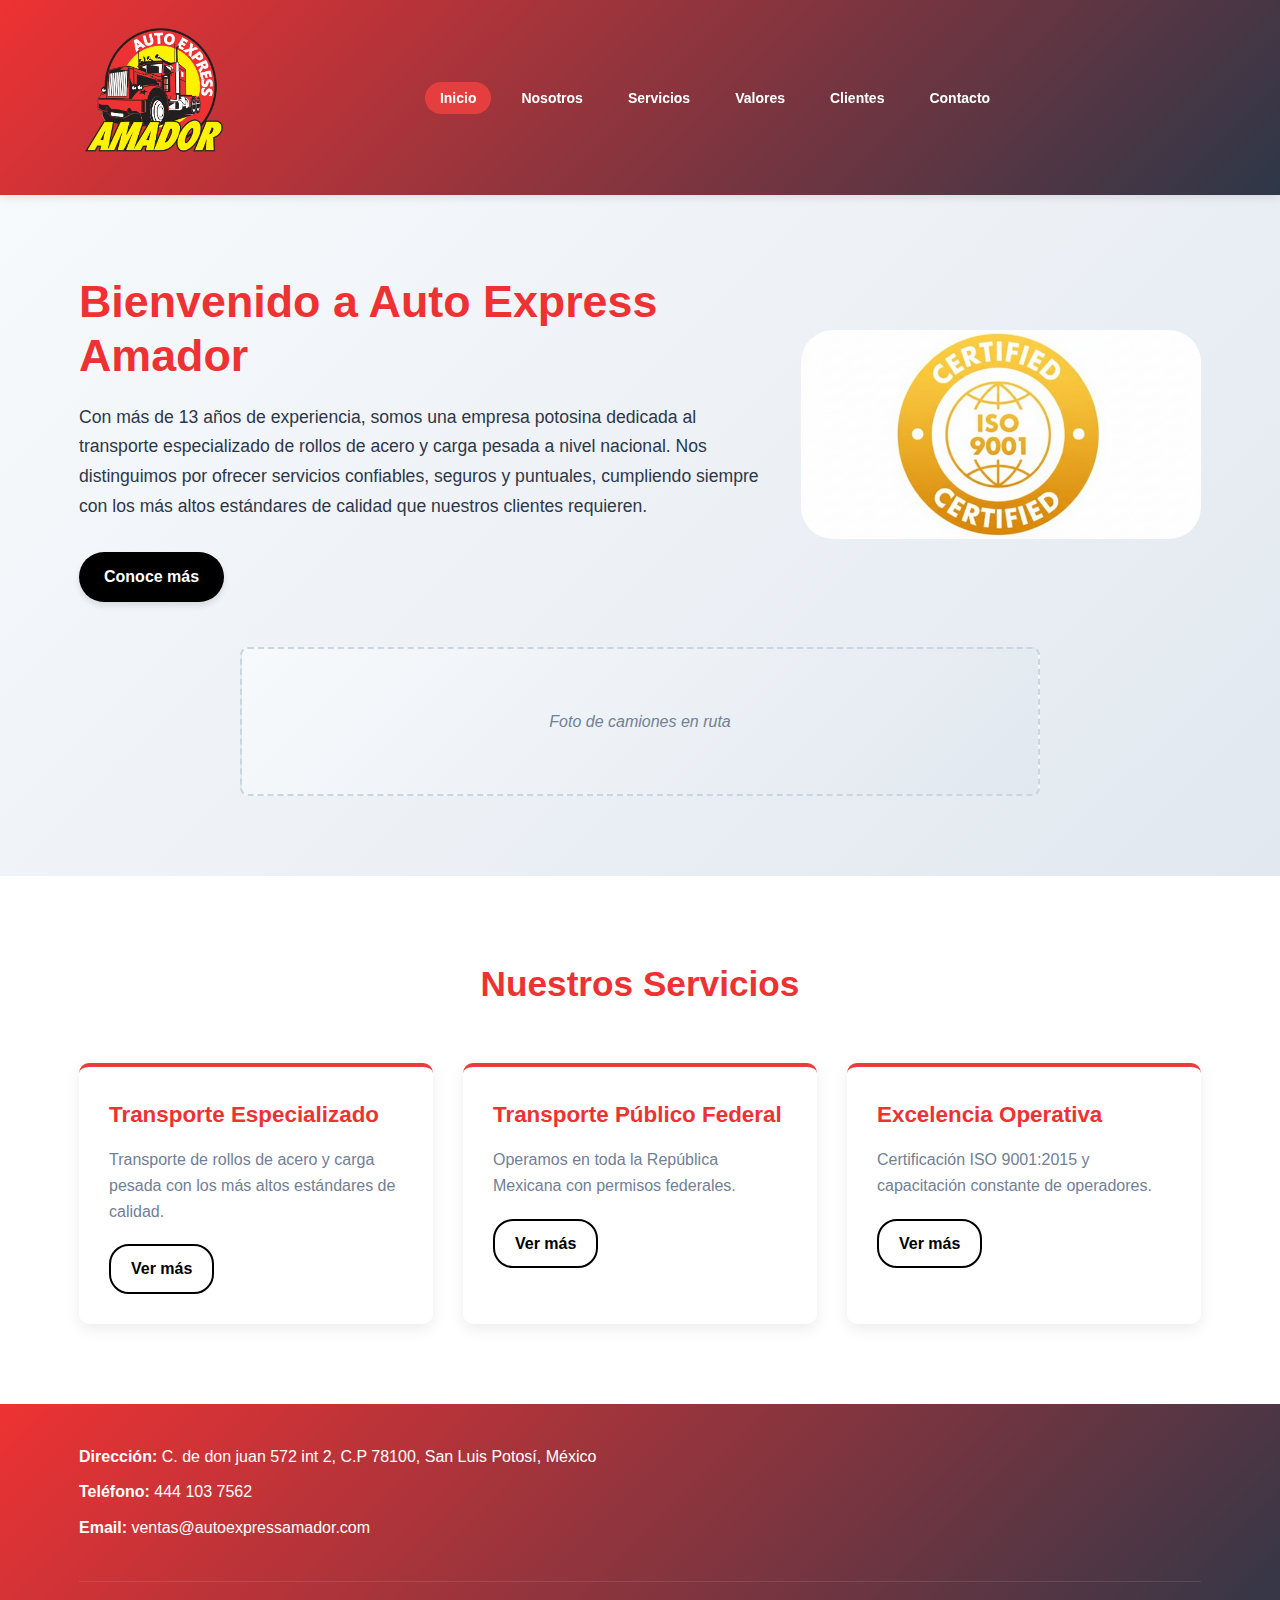
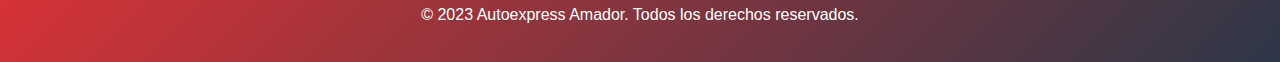
<file: index.html>
<!DOCTYPE html>
<html lang="es">
<head>
    <meta charset="UTF-8">
    <meta name="viewport" content="width=device-width, initial-scale=1.0">
    <title>Autoexpress Amador - Inicio</title>
    <link rel="stylesheet" href="styles.css">
</head>
<body>
    <!-- Header -->
    <header>
        <div class="container">
            <div class="logo-container">
                <div class="logo">
                    <img id="logo" src="images/logo/logo-vecotrizado-AMADOR-02.png" alt="Logo Autoexpress Amador">
                </div>
            </div>
            <nav>
                <ul>
                    <li><a href="index.html" class="active">Inicio</a></li>
                    <li><a href="#pages/nosotros/nosotros.html">Nosotros</a></li>
                    <li><a href="#pages/servicios/servicios.html">Servicios</a></li>
                    <li><a href="#pages/valores/valores.html">Valores</a></li>
                    <li><a href="#pages/clientes/clientes.html">Clientes</a></li>
                    <li><a href="pages/contacto/contacto.html">Contacto</a></li>
                </ul>
            </nav>
        </div>
    </header>

    <!-- Hero Section -->
    <section class="hero">
        <div class="container">
            <div class="hero-content">
                <h1>Bienvenido a Auto Express Amador</h1>
                <p>Con más de 13 años de experiencia, somos una empresa potosina dedicada al transporte especializado de rollos de acero y carga pesada a nivel nacional. Nos distinguimos por ofrecer servicios confiables, seguros y puntuales, cumpliendo siempre con los más altos estándares de calidad que nuestros clientes requieren.</p>
                <a href="nosotros.html" class="btn">Conoce más</a>
            </div>
            <div class="hero-logo">
                <img src="images/Gemini_Generated_Image_yn510eyn510eyn51.png">
            </div>
        </div>
        <div class="container">
            <div class="hero-image">
                <div class="placeholder">Foto de camiones en ruta</div>
            </div>
        </div>
    </section>

    <!-- Sección de servicios destacados -->
    <section class="featured-services">
        <div class="container">
            <h2>Nuestros Servicios</h2>
            <div class="services-grid">
                <div class="service-card">
                    <h3>Transporte Especializado</h3>
                    <p>Transporte de rollos de acero y carga pesada con los más altos estándares de calidad.</p>
                    <a href="pages/servicios.html" class="btn-secondary">Ver más</a>
                </div>
                <div class="service-card">
                    <h3>Transporte Público Federal</h3>
                    <p>Operamos en toda la República Mexicana con permisos federales.</p>
                    <a href="pages/servicios.html" class="btn-secondary">Ver más</a>
                </div>
                <div class="service-card">
                    <h3>Excelencia Operativa</h3>
                    <p>Certificación ISO 9001:2015 y capacitación constante de operadores.</p>
                    <a href="pages/servicios.html" class="btn-secondary">Ver más</a>
                </div>
            </div>
        </div>
    </section>

    <!-- Footer -->
    <footer>
        <div class="container">
            <div class="footer-content">
                <div class="footer-info">
                    <p><strong>Dirección:</strong> C. de don juan 572 int 2, C.P 78100, San Luis Potosí, México</p>
                    <p><strong>Teléfono:</strong> 444 103 7562</p>
                    <p><strong>Email:</strong> ventas@autoexpressamador.com</p>
                </div>
            </div>
            <div class="footer-bottom">
                <p>&copy; 2023 Autoexpress Amador. Todos los derechos reservados.</p>
            </div>
        </div>
    </footer>
</body>
</html>
</file>
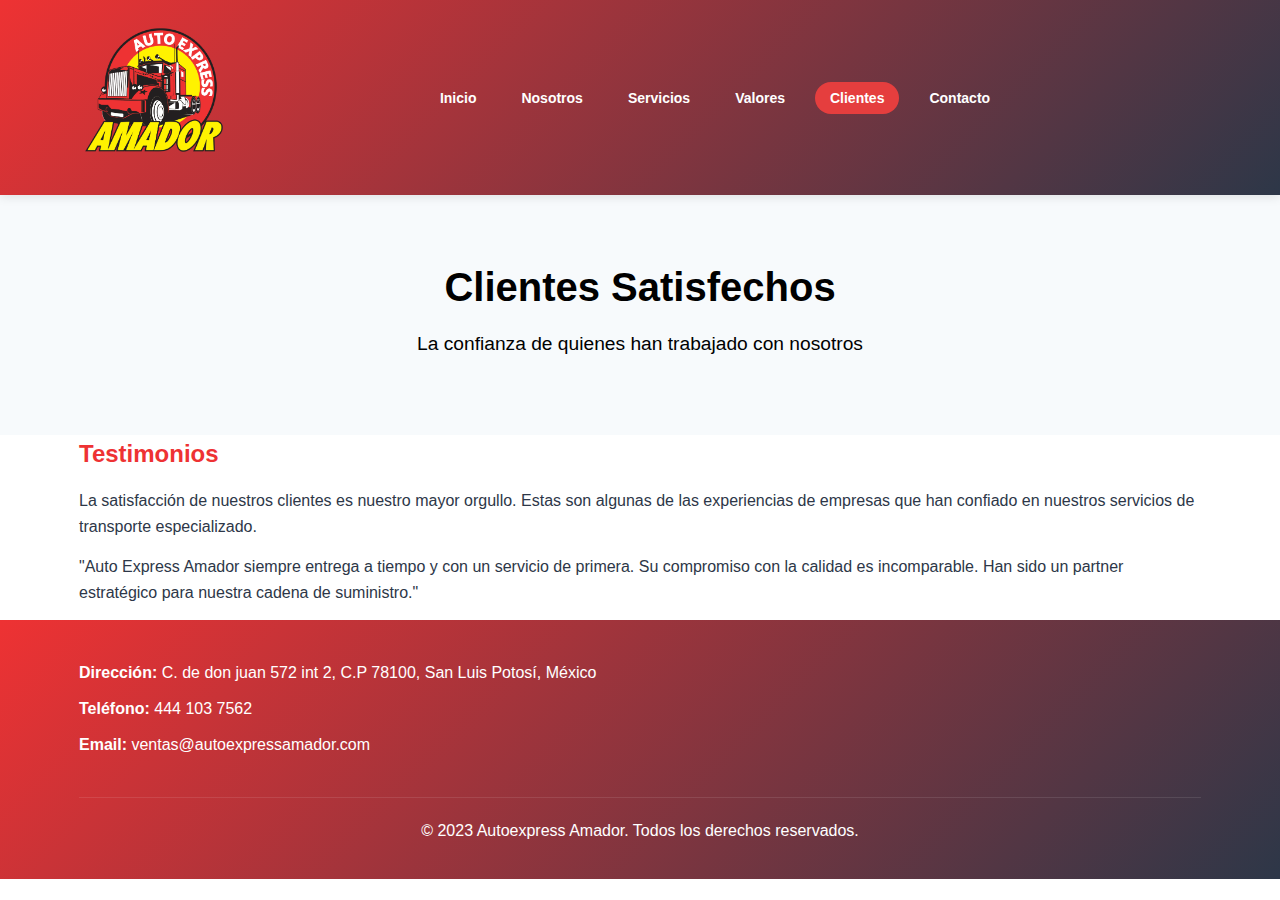
<file: pages/clientes/clientes.html>
<!DOCTYPE html>
<html lang="es">
<head>
    <meta charset="UTF-8">
    <meta name="viewport" content="width=device-width, initial-scale=1.0">
    <title>Clientes - Autoexpress Amador</title>
    <link rel="stylesheet" href="../../styles.css">
</head>
<body>
    <!-- Header -->
    <header>
        <div class="container">
            <div class="logo-container">
                <div class="logo">
                   <img id="logo" src="../../images/logo/logo-vecotrizado-AMADOR-02.png" alt="Logo Autoexpress Amador">
                </div>
            </div>
            <nav>
                <ul>
                    <li><a href="../../index.html">Inicio</a></li>
                    <li><a href="../nosotros/nosotros.html">Nosotros</a></li>
                    <li><a href="../servicios/servicios.html">Servicios</a></li>
                    <li><a href="../valores/valores.html">Valores</a></li>
                    <li><a href="clientes.html" class="active">Clientes</a></li>
                    <li><a href="../contacto/contacto.html">Contacto</a></li>
                </ul>
            </nav>
        </div>
    </header>

    <!-- Page Header -->
    <section class="page-header">
        <div class="container">
            <h1>Clientes Satisfechos</h1>
            <p>La confianza de quienes han trabajado con nosotros</p>
        </div>
    </section>

    <!-- Testimonials Content -->
    <section class="testimonials-content">
        <div class="container">
            <div class="testimonials-intro">
                <h2>Testimonios</h2>
                <p>La satisfacción de nuestros clientes es nuestro mayor orgullo. Estas son algunas de las experiencias de empresas que han confiado en nuestros servicios de transporte especializado.</p>
            </div>

            <div class="testimonials-grid">
                <div class="testimonial-card">
                    <div class="testimonial-text">
                        <p>"Auto Express Amador siempre entrega a tiempo y con un servicio de primera. Su compromiso con la calidad es incomparable. Han sido un partner estratégico para nuestra cadena de suministro."</p>
                    </div>
                   
                </div>

        </div>
    </section>

    <!-- Footer -->
    <footer>
        <div class="container">
            <div class="footer-content">
                <div class="footer-info">
                    <p><strong>Dirección:</strong> C. de don juan 572 int 2, C.P 78100, San Luis Potosí, México</p>
                    <p><strong>Teléfono:</strong> 444 103 7562</p>
                    <p><strong>Email:</strong> ventas@autoexpressamador.com</p>
                </div>
            </div>
            <div class="footer-bottom">
                <p>&copy; 2023 Autoexpress Amador. Todos los derechos reservados.</p>
            </div>
        </div>
    </footer>
</body>
</html>
</file>
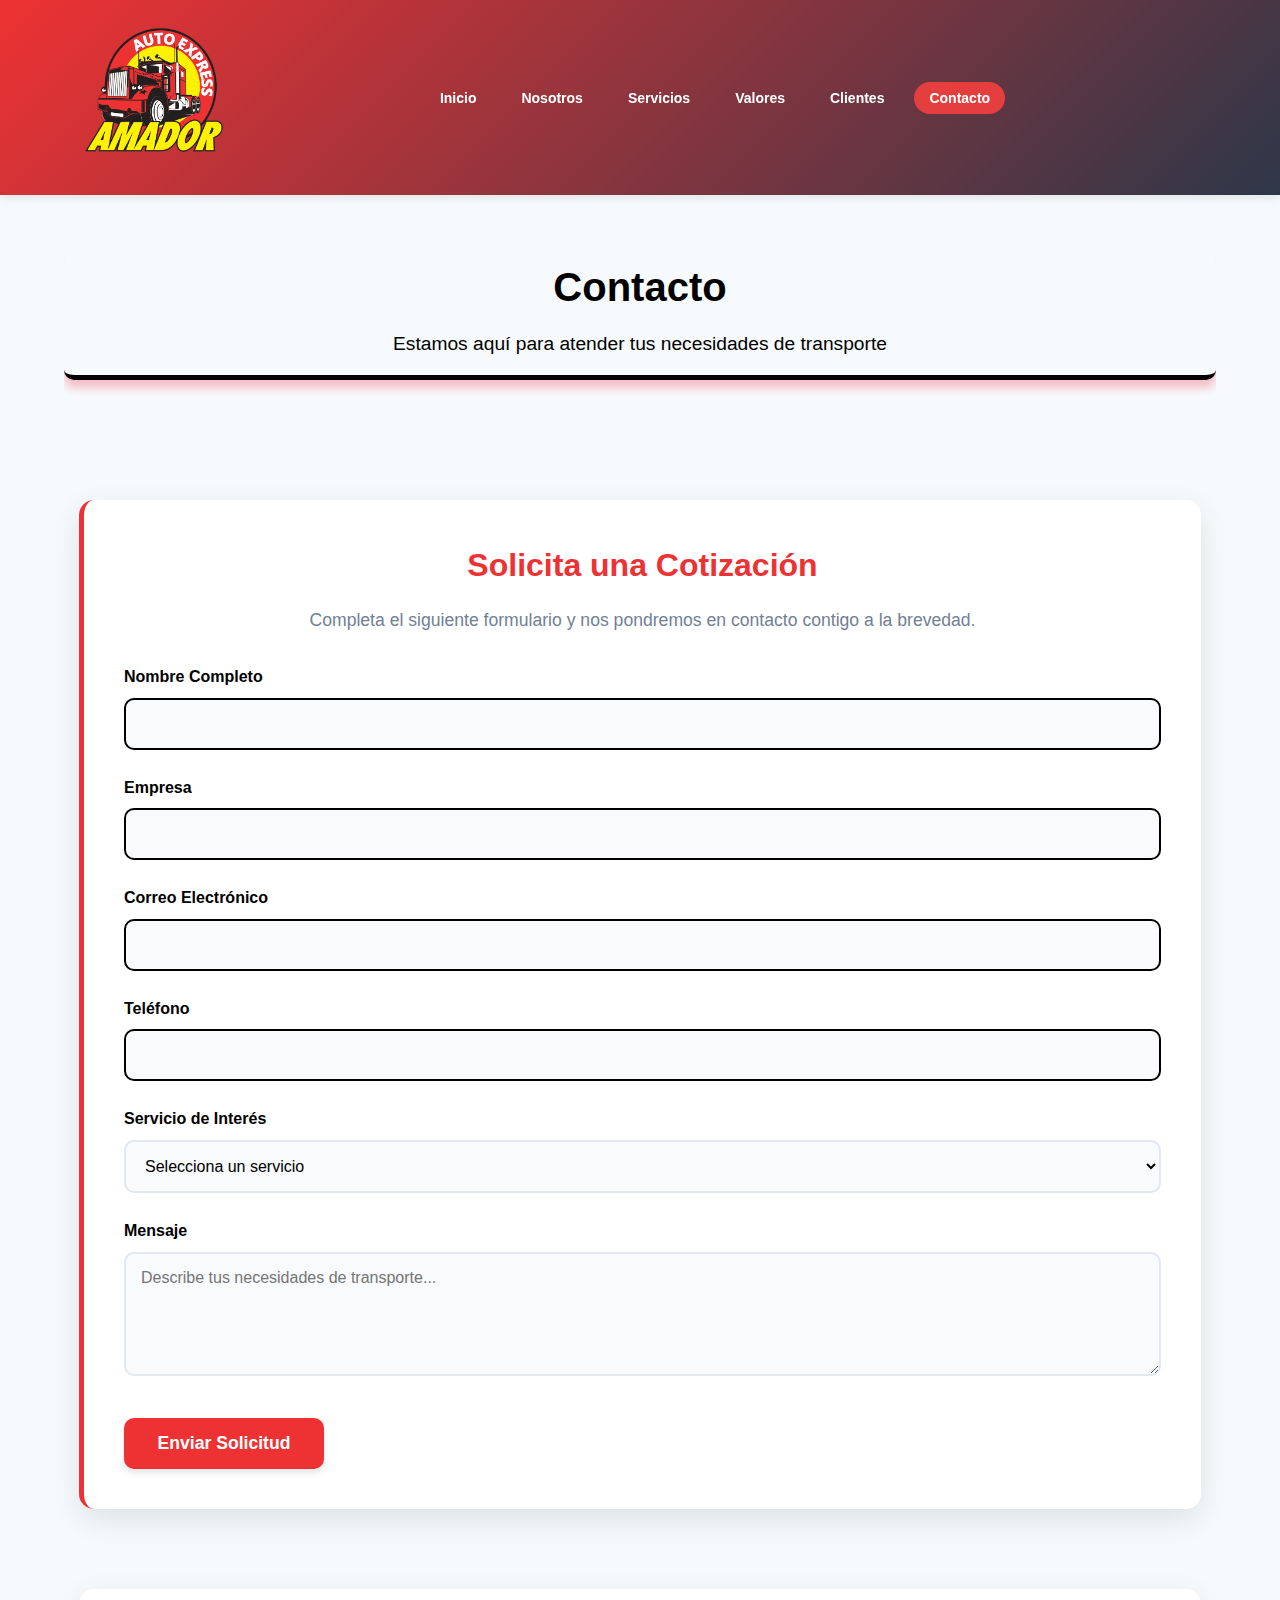
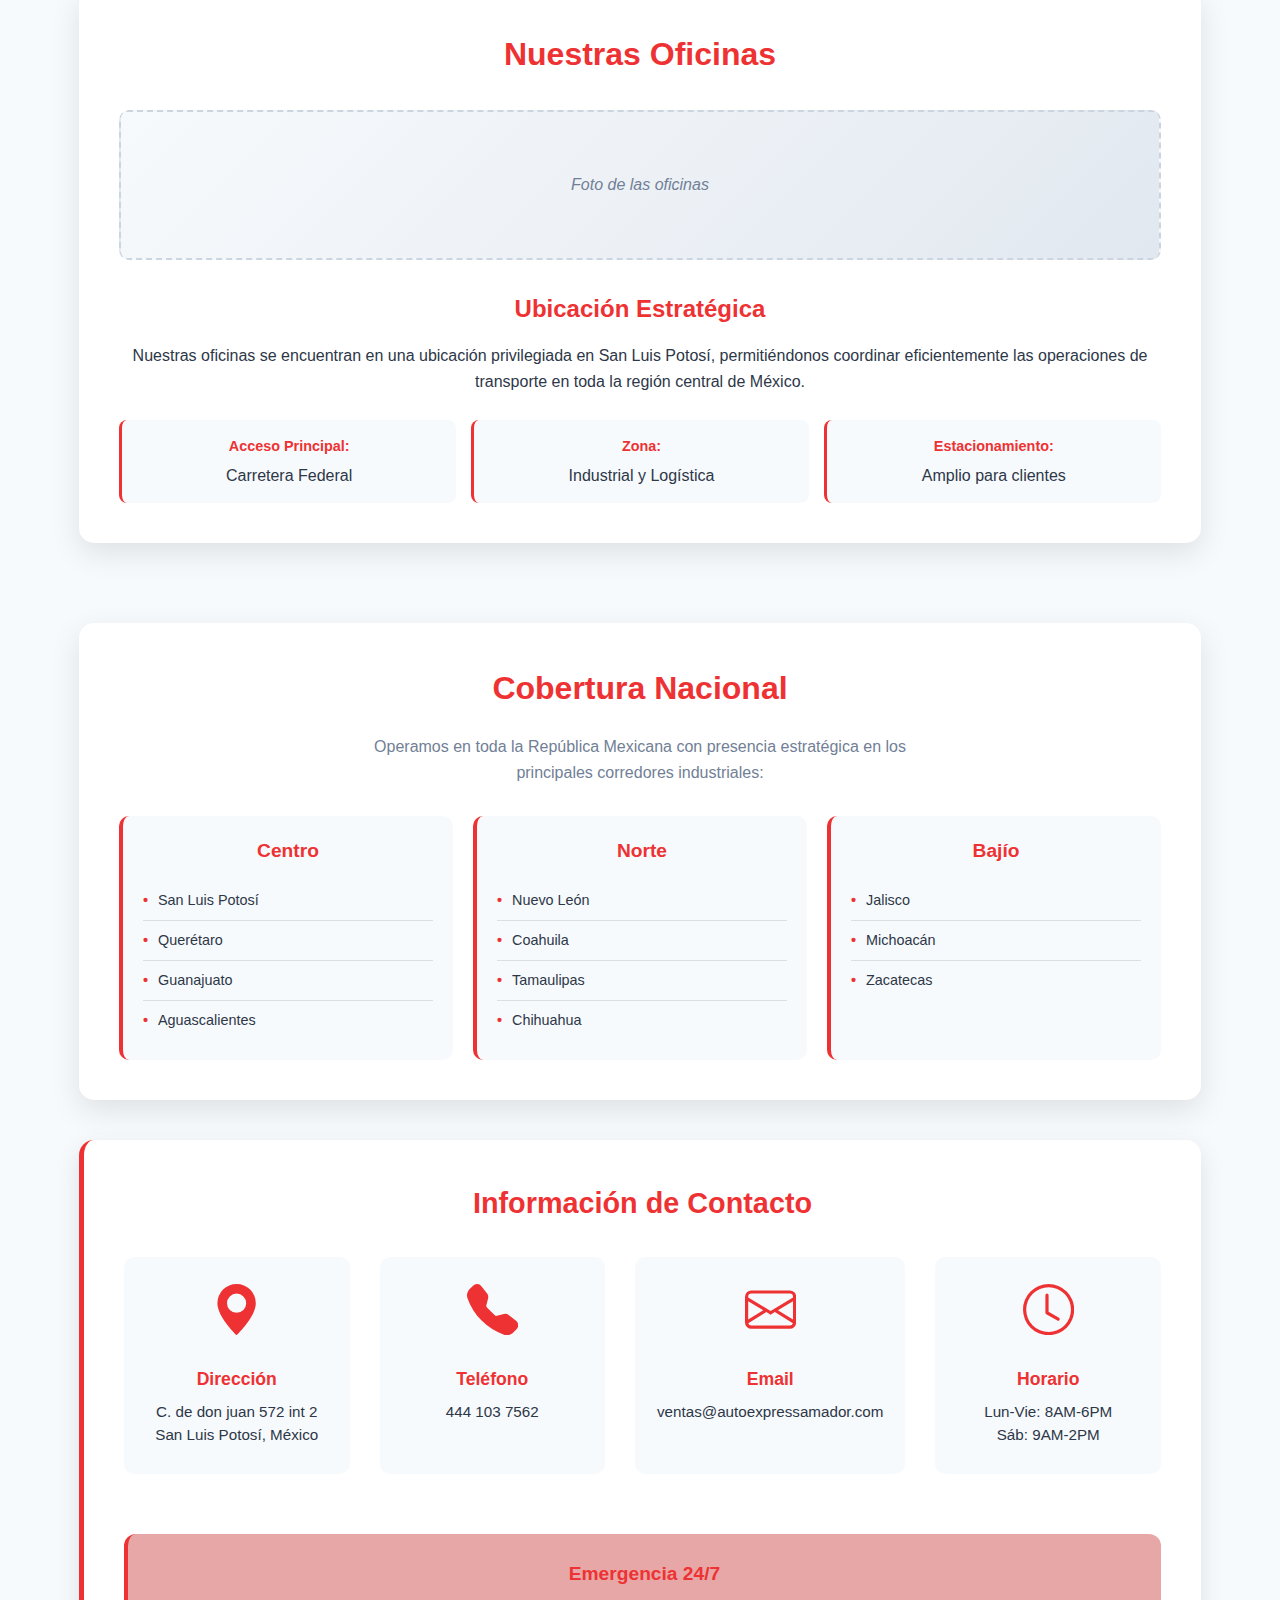
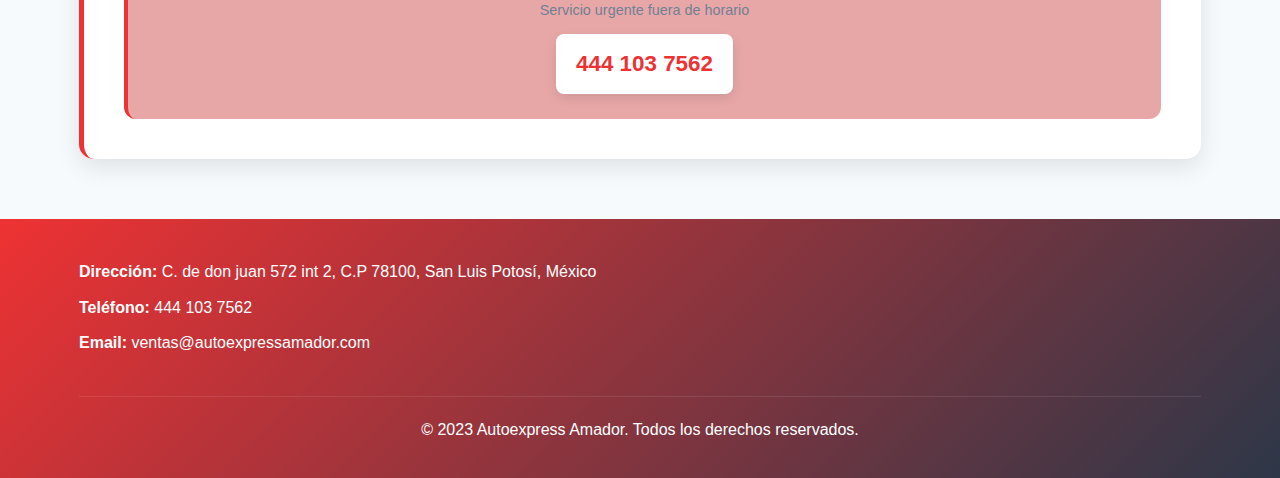
<file: pages/contacto/contacto.html>
<!DOCTYPE html>
<html lang="es">
<head>
    <meta charset="UTF-8">
    <meta name="viewport" content="width=device-width, initial-scale=1.0">
    <title>Contacto - Autoexpress Amador</title>
    <link rel="stylesheet" href="../../styles.css">
    <link rel="stylesheet" href="styles_contacto.css">
</head>
<body>
    <!-- Header -->
    <header>
        <div class="container">
            <div class="logo-container">
                <div class="logo">
                    <img id="logo" src="../../images/logo/logo-vecotrizado-AMADOR-02.png" alt="Logo Autoexpress Amador">
                </div>
            </div>
            <nav>
                <ul>
                    <li><a href="../../index.html">Inicio</a></li>
                    <li><a href="#../nosotros/nosotros.html">Nosotros</a></li>
                    <li><a href="#../servicios/servicios.html">Servicios</a></li>
                    <li><a href="#../valores/valores.html">Valores</a></li>
                    <li><a href="#../clientes/clientes.html">Clientes</a></li>
                    <li><a href="contacto.html" class="active">Contacto</a></li>
                </ul>
            </nav>
        </div>
    </header>

    <!-- Page Header -->
    <section class="page-header">
        <div class="container title">
            <h1>Contacto</h1>
            <p>Estamos aquí para atender tus necesidades de transporte</p>
        </div>
    </section>

    <!-- Contact Content -->
    <section class="contact-content">
        <div class="container">

            <div class="contact-form-section">
                    <h2>Solicita una Cotización</h2>
                    <p>Completa el siguiente formulario y nos pondremos en contacto contigo a la brevedad.</p>
                    
                    <form class="contact-form">
                        <div class="form-group">
                            <label for="name">Nombre Completo </label>
                            <input type="text" id="name" name="name" required>
                        </div>

                        <div class="form-group">
                            <label for="company">Empresa</label>
                            <input type="text" id="company" name="company">
                        </div>

                        <div class="form-group">
                            <label for="email">Correo Electrónico </label>
                            <input type="email" id="email" name="email" required>
                        </div>

                        <div class="form-group">
                            <label for="phone">Teléfono </label>
                            <input type="tel" id="phone" name="phone" required>
                        </div>

                        <div class="form-group">
                            <label for="service">Servicio de Interés </label>
                            <select id="service" name="service" required>
                                <option value="">Selecciona un servicio</option>
                                <option value="transporte-especializado">Transporte Especializado</option>
                                <option value="transporte-federal">Transporte Público Federal</option>
                                <option value="carga-pesada">Carga Pesada</option>
                                <option value="logistica-integral">Logística Integral</option>
                                <option value="otro">Otro</option>
                            </select>
                        </div>

                        <div class="form-group">
                            <label for="message">Mensaje </label>
                            <textarea id="message" name="message" rows="5" required placeholder="Describe tus necesidades de transporte..."></textarea>
                        </div>

                        <button type="submit" class="btn">Enviar Solicitud</button>
                    </form>
                </div>

            <div class="office-location">
                <h2>Nuestras Oficinas</h2>
                <div class="office-image">
                    <div class="placeholder">Foto de las oficinas</div>
                </div>
                
                <div class="location-details">
                    <h3>Ubicación Estratégica</h3>
                    <p>Nuestras oficinas se encuentran en una ubicación privilegiada en San Luis Potosí, permitiéndonos coordinar eficientemente las operaciones de transporte en toda la región central de México.</p>
                    
                    <div class="location-features">
                        <div class="feature">
                            <strong>Acceso Principal:</strong> Carretera Federal
                        </div>
                        <div class="feature">
                            <strong>Zona:</strong> Industrial y Logística
                        </div>
                        <div class="feature">
                            <strong>Estacionamiento:</strong> Amplio para clientes
                        </div>
                    </div>
                </div>
            </div>

            <div class="coverage-section">
                <h2>Cobertura Nacional</h2>
                <p>Operamos en toda la República Mexicana con presencia estratégica en los principales corredores industriales:</p>
                
                <div class="coverage-grid">
                    <div class="coverage-zone">
                        <h3>Centro</h3>
                        <ul>
                            <li>San Luis Potosí</li>
                            <li>Querétaro</li>
                            <li>Guanajuato</li>
                            <li>Aguascalientes</li>
                        </ul>
                    </div>
                    
                    <div class="coverage-zone">
                        <h3>Norte</h3>
                        <ul>
                            <li>Nuevo León</li>
                            <li>Coahuila</li>
                            <li>Tamaulipas</li>
                            <li>Chihuahua</li>
                        </ul>
                    </div>
                    
                    <div class="coverage-zone">
                        <h3>Bajío</h3>
                        <ul>
                            <li>Jalisco</li>
                            <li>Michoacán</li>
                            <li>Zacatecas</li>
                        </ul>
                    </div>
                </div>
            </div>

           <!-- Reemplaza la sección de información de contacto con esto: -->
            <div class="contact-info-horizontal">
                <h2>Información de Contacto</h2>
                
                <div class="contact-items-grid">
                    <div class="contact-item-horizontal">
                        <div class="contact-icon-horizontal">
                            <svg stroke="currentColor" fill="currentColor" stroke-width="0" viewBox="0 0 16 16" height="1.6em" width="1.6em" xmlns="http://www.w3.org/2000/svg"><path d="M8 16s6-5.686 6-10A6 6 0 0 0 2 6c0 4.314 6 10 6 10m0-7a3 3 0 1 1 0-6 3 3 0 0 1 0 6"></path></svg>
                        </div>
                        <div class="contact-details-horizontal">
                            <h3>Dirección</h3>
                            <p>C. de don juan 572 int 2<br>San Luis Potosí, México</p>
                        </div>
                    </div>

                    <div class="contact-item-horizontal">
                        <div class="contact-icon-horizontal">
                            <svg stroke="currentColor" fill="currentColor" stroke-width="0" viewBox="0 0 16 16" height="1.6em" width="1.6em" xmlns="http://www.w3.org/2000/svg"><path fill-rule="evenodd" d="M1.885.511a1.745 1.745 0 0 1 2.61.163L6.29 2.98c.329.423.445.974.315 1.494l-.547 2.19a.68.68 0 0 0 .178.643l2.457 2.457a.68.68 0 0 0 .644.178l2.189-.547a1.75 1.75 0 0 1 1.494.315l2.306 1.794c.829.645.905 1.87.163 2.611l-1.034 1.034c-.74.74-1.846 1.065-2.877.702a18.6 18.6 0 0 1-7.01-4.42 18.6 18.6 0 0 1-4.42-7.009c-.362-1.03-.037-2.137.703-2.877z"></path></svg>
                        </div>
                        <div class="contact-details-horizontal">
                            <h3>Teléfono</h3>
                            <p>444 103 7562</p>
                        </div>
                    </div>

                    <div class="contact-item-horizontal">
                        <div class="contact-icon-horizontal">
                            <svg stroke="currentColor" fill="currentColor" stroke-width="0" viewBox="0 0 16 16" height="1.6em" width="1.6em" xmlns="http://www.w3.org/2000/svg"><path d="M0 4a2 2 0 0 1 2-2h12a2 2 0 0 1 2 2v8a2 2 0 0 1-2 2H2a2 2 0 0 1-2-2zm2-1a1 1 0 0 0-1 1v.217l7 4.2 7-4.2V4a1 1 0 0 0-1-1zm13 2.383-4.708 2.825L15 11.105zm-.034 6.876-5.64-3.471L8 9.583l-1.326-.795-5.64 3.47A1 1 0 0 0 2 13h12a1 1 0 0 0 .966-.741M1 11.105l4.708-2.897L1 5.383z"></path></svg>
                        </div>
                        <div class="contact-details-horizontal">
                            <h3>Email</h3>
                            <p>ventas@autoexpressamador.com</p>
                        </div>
                    </div>

                    <div class="contact-item-horizontal">
                        <div class="contact-icon-horizontal">
                            <svg stroke="currentColor" fill="currentColor" stroke-width="0" viewBox="0 0 16 16" height="1.6em" width="1.6em" xmlns="http://www.w3.org/2000/svg"><path d="M8 3.5a.5.5 0 0 0-1 0V9a.5.5 0 0 0 .252.434l3.5 2a.5.5 0 0 0 .496-.868L8 8.71z"></path><path d="M8 16A8 8 0 1 0 8 0a8 8 0 0 0 0 16m7-8A7 7 0 1 1 1 8a7 7 0 0 1 14 0"></path></svg>
                        </div>
                        <div class="contact-details-horizontal">
                            <h3>Horario</h3>
                            <p>Lun-Vie: 8AM-6PM<br>Sáb: 9AM-2PM</p>
                        </div>
                    </div>

                    <div class="emergency-contact-compact">
                        <h3>Emergencia 24/7</h3>
                        <p>Servicio urgente fuera de horario</p>
                        <div class="emergency-phone-compact">444 103 7562</div>
                    </div>
                </div>
            </div>

        </div>
    </section>

    <!-- Footer -->
    <footer>
        <div class="container">
            <div class="footer-content">
                <div class="footer-info">
                    <p><strong>Dirección:</strong> C. de don juan 572 int 2, C.P 78100, San Luis Potosí, México</p>
                    <p><strong>Teléfono:</strong> 444 103 7562</p>
                    <p><strong>Email:</strong> ventas@autoexpressamador.com</p>
                </div>
            </div>
            <div class="footer-bottom">
                <p>&copy; 2023 Autoexpress Amador. Todos los derechos reservados.</p>
            </div>
        </div>
    </footer>
</body>
</html>
</file>
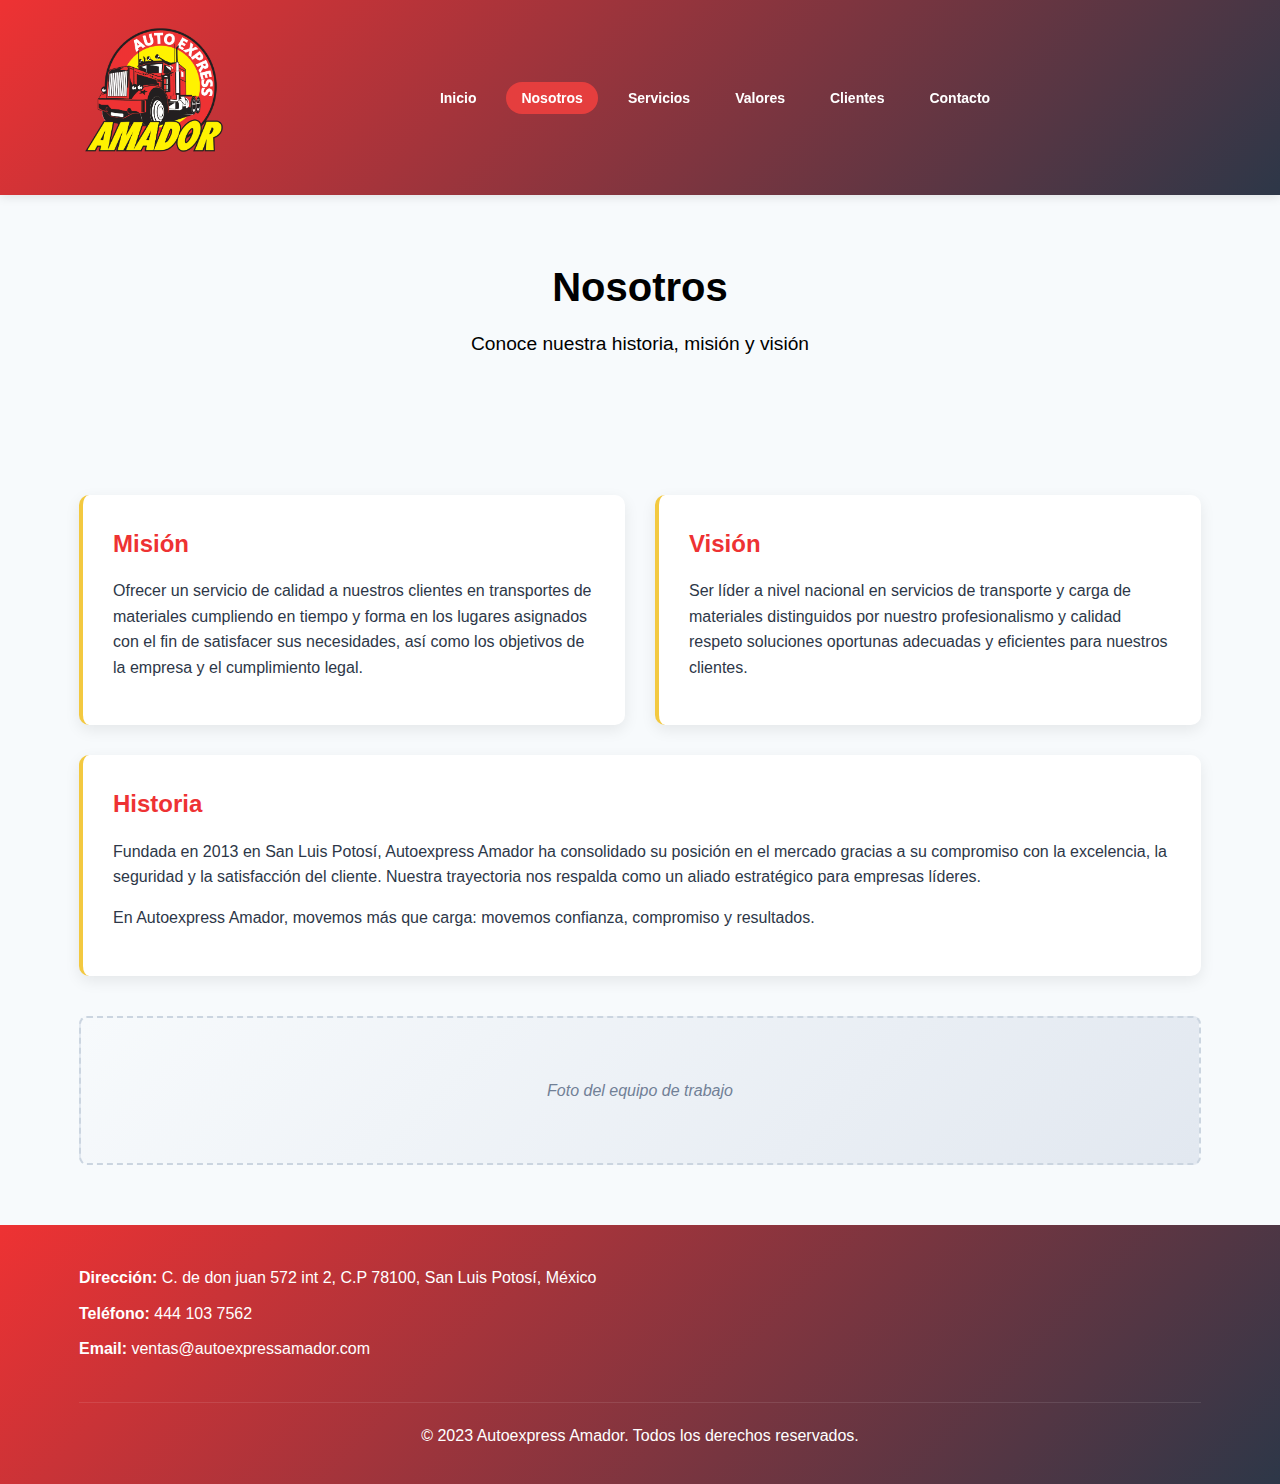
<file: pages/nosotros/nosotros.html>
<!DOCTYPE html>
<html lang="es">
<head>
    <meta charset="UTF-8">
    <meta name="viewport" content="width=device-width, initial-scale=1.0">
    <title>Nosotros - Autoexpress Amador</title>
    <link rel="stylesheet" href="../../styles.css">
</head>
<body>
    <!-- Header -->
    <header>
        <div class="container">
            <div class="logo-container">
                <div class="logo">
                   <img id="logo" src="../../images/logo/logo-vecotrizado-AMADOR-02.png" alt="Logo Autoexpress Amador">
                </div>
            </div>
            <nav>
                <ul>
                    <li><a href="../../index.html">Inicio</a></li>
                    <li><a href="nosotros.html" class="active">Nosotros</a></li>
                    <li><a href="../servicios/servicios.html">Servicios</a></li>
                    <li><a href="../valores/valores.html">Valores</a></li>
                    <li><a href="../clientes/clientes.html">Clientes</a></li>
                    <li><a href="../contacto/contacto.html">Contacto</a></li>
                </ul>
            </nav>
        </div>
    </header>

    <!-- Page Header -->
    <section class="page-header">
        <div class="container">
            <h1>Nosotros</h1>
            <p>Conoce nuestra historia, misión y visión</p>
        </div>
    </section>

    <!-- About Content -->
    <section class="about-content">
        <div class="container">
            <div class="about-grid">
                <div class="about-item">
                    <h2>Misión</h2>
                    <p>Ofrecer un servicio de calidad a nuestros clientes en transportes de materiales cumpliendo en tiempo y forma en los lugares asignados con el fin de satisfacer sus necesidades, así como los objetivos de la empresa y el cumplimiento legal.</p>
                </div>
                
                <div class="about-item">
                    <h2>Visión</h2>
                    <p>Ser líder a nivel nacional en servicios de transporte y carga de materiales distinguidos por nuestro profesionalismo y calidad respeto soluciones oportunas adecuadas y eficientes para nuestros clientes.</p>
                </div>
                
                <div class="about-item full-width">
                    <h2>Historia</h2>
                    <p>Fundada en 2013 en San Luis Potosí, Autoexpress Amador ha consolidado su posición en el mercado gracias a su compromiso con la excelencia, la seguridad y la satisfacción del cliente. Nuestra trayectoria nos respalda como un aliado estratégico para empresas líderes.</p>
                    <p>En Autoexpress Amador, movemos más que carga: movemos confianza, compromiso y resultados.</p>
                </div>
            </div>
            
            <div class="team-image">
                <div class="placeholder">Foto del equipo de trabajo</div>
            </div>
        </div>
    </section>

    <!-- Footer -->
    <footer>
        <div class="container">
            <div class="footer-content">
                <div class="footer-info">
                    <p><strong>Dirección:</strong> C. de don juan 572 int 2, C.P 78100, San Luis Potosí, México</p>
                    <p><strong>Teléfono:</strong> 444 103 7562</p>
                    <p><strong>Email:</strong> ventas@autoexpressamador.com</p>
                </div>
            </div>
            <div class="footer-bottom">
                <p>&copy; 2023 Autoexpress Amador. Todos los derechos reservados.</p>
            </div>
        </div>
    </footer>
</body>
</html>
</file>
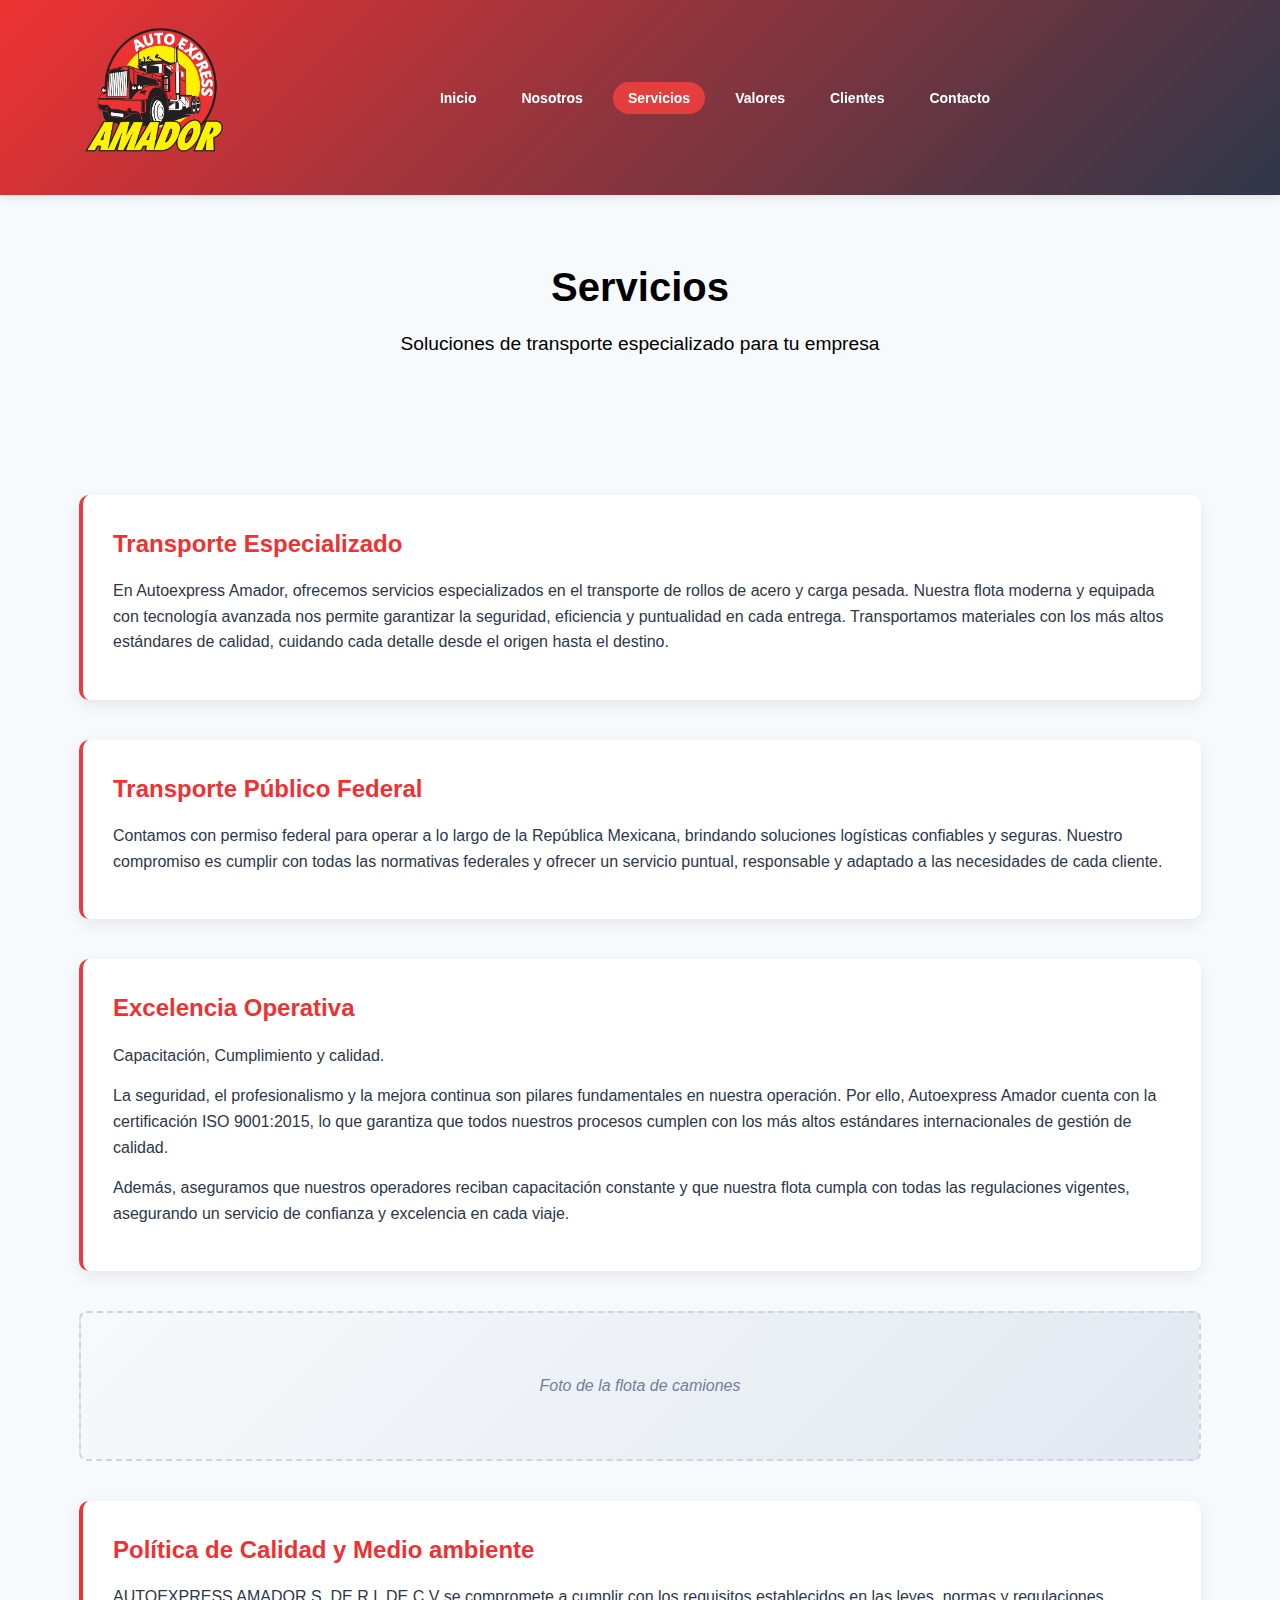
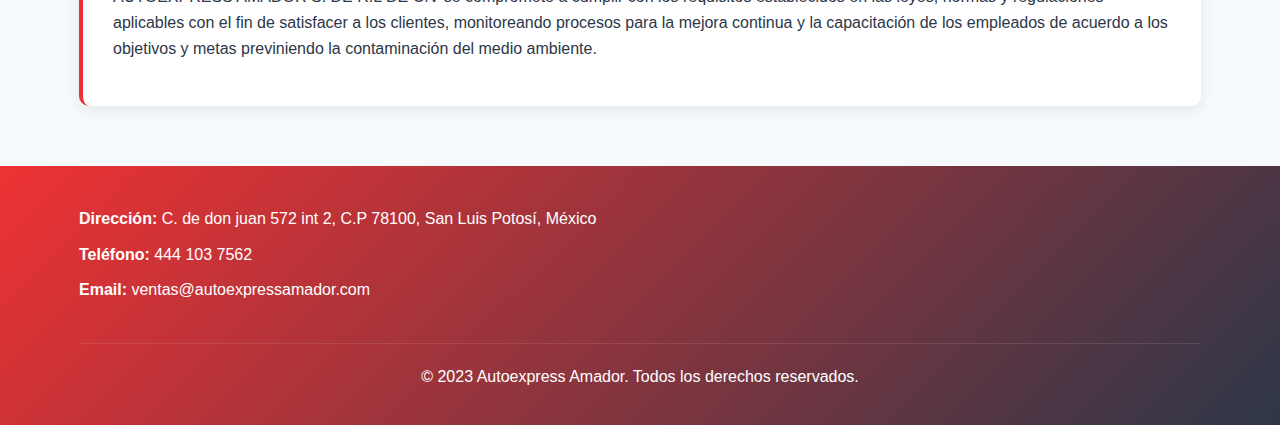
<file: pages/servicios/servicios.html>
<!DOCTYPE html>
<html lang="es">
<head>
    <meta charset="UTF-8">
    <meta name="viewport" content="width=device-width, initial-scale=1.0">
    <title>Servicios - Autoexpress Amador</title>
    <link rel="stylesheet" href="../../styles.css">
</head>
<body>
    <!-- Header -->
    <header>
        <div class="container">
            <div class="logo-container">
                <div class="logo">
                    <img id="logo" src="../../images/logo/logo-vecotrizado-AMADOR-02.png" alt="Logo Autoexpress Amador">
                </div>
            </div>
            <nav>
                <ul>
                    <li><a href="../../index.html">Inicio</a></li>
                    <li><a href="../nosotros/nosotros.html">Nosotros</a></li>
                    <li><a href="servicios.html" class="active">Servicios</a></li>
                    <li><a href="../valores/valores.html">Valores</a></li>
                    <li><a href="../clientes/clientes.html">Clientes</a></li>
                    <li><a href="../contacto/contacto.html">Contacto</a></li>
                </ul>
            </nav>
        </div>
    </header>

    <!-- Page Header -->
    <section class="page-header">
        <div class="container">
            <h1>Servicios</h1>
            <p>Soluciones de transporte especializado para tu empresa</p>
        </div>
    </section>

    <!-- Services Content -->
    <section class="services-content">
        <div class="container">
            <div class="service-detail">
                <h2>Transporte Especializado</h2>
                <p>En Autoexpress Amador, ofrecemos servicios especializados en el transporte de rollos de acero y carga pesada. Nuestra flota moderna y equipada con tecnología avanzada nos permite garantizar la seguridad, eficiencia y puntualidad en cada entrega. Transportamos materiales con los más altos estándares de calidad, cuidando cada detalle desde el origen hasta el destino.</p>
            </div>
            
            <div class="service-detail">
                <h2>Transporte Público Federal</h2>
                <p>Contamos con permiso federal para operar a lo largo de la República Mexicana, brindando soluciones logísticas confiables y seguras. Nuestro compromiso es cumplir con todas las normativas federales y ofrecer un servicio puntual, responsable y adaptado a las necesidades de cada cliente.</p>
            </div>
            
            <div class="service-detail">
                <h2>Excelencia Operativa</h2>
                <p>Capacitación, Cumplimiento y calidad.</p>
                <p>La seguridad, el profesionalismo y la mejora continua son pilares fundamentales en nuestra operación. Por ello, Autoexpress Amador cuenta con la certificación ISO 9001:2015, lo que garantiza que todos nuestros procesos cumplen con los más altos estándares internacionales de gestión de calidad.</p>
                <p>Además, aseguramos que nuestros operadores reciban capacitación constante y que nuestra flota cumpla con todas las regulaciones vigentes, asegurando un servicio de confianza y excelencia en cada viaje.</p>
            </div>
            
            <div class="fleet-image">
                <div class="placeholder">Foto de la flota de camiones</div>
            </div>
            
            <div class="quality-policy">
                <h2>Política de Calidad y Medio ambiente</h2>
                <p>AUTOEXPRESS AMADOR S. DE R.L DE C.V se compromete a cumplir con los requisitos establecidos en las leyes, normas y regulaciones aplicables con el fin de satisfacer a los clientes, monitoreando procesos para la mejora continua y la capacitación de los empleados de acuerdo a los objetivos y metas previniendo la contaminación del medio ambiente.</p>
            </div>
        </div>
    </section>

    <!-- Footer -->
    <footer>
        <div class="container">
            <div class="footer-content">
                <div class="footer-info">
                    <p><strong>Dirección:</strong> C. de don juan 572 int 2, C.P 78100, San Luis Potosí, México</p>
                    <p><strong>Teléfono:</strong> 444 103 7562</p>
                    <p><strong>Email:</strong> ventas@autoexpressamador.com</p>
                </div>
            </div>
            <div class="footer-bottom">
                <p>&copy; 2023 Autoexpress Amador. Todos los derechos reservados.</p>
            </div>
        </div>
    </footer>
</body>
</html>
</file>
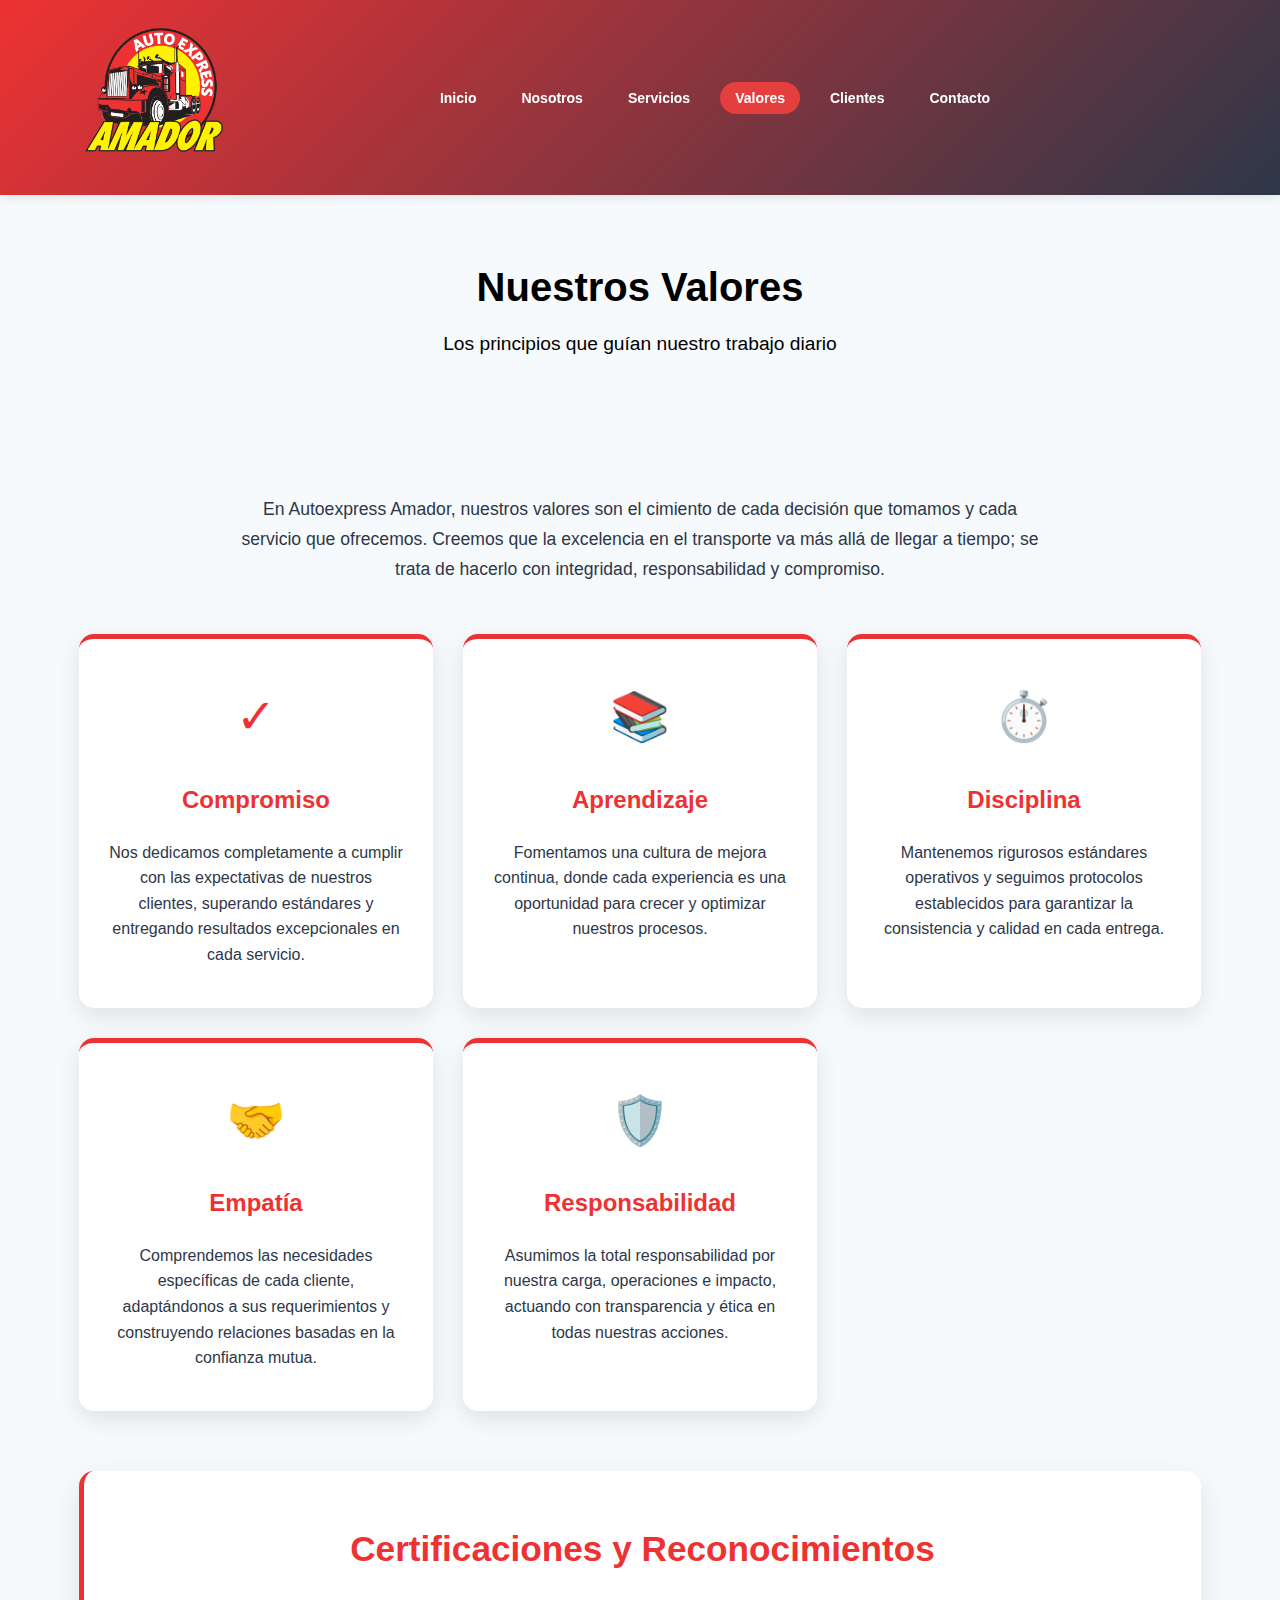
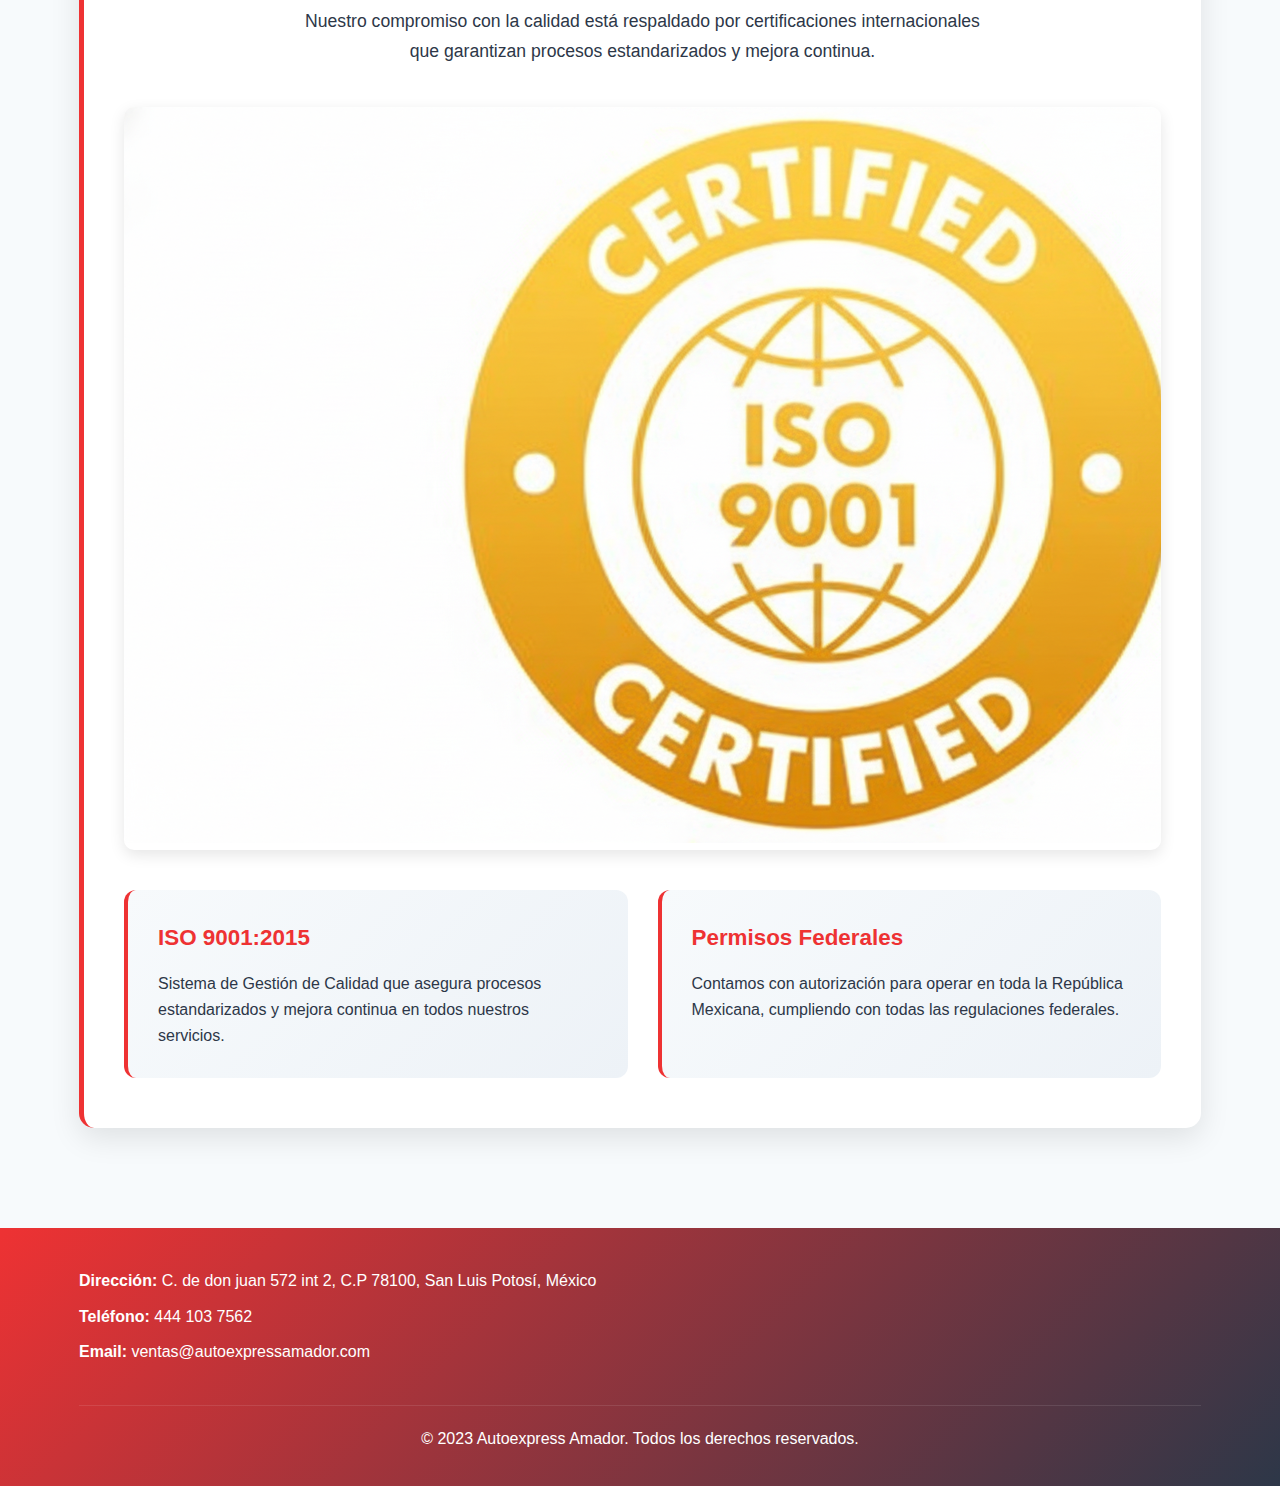
<file: pages/valores/valores.html>
<!DOCTYPE html>
<html lang="es">
<head>
    <meta charset="UTF-8">
    <meta name="viewport" content="width=device-width, initial-scale=1.0">
    <title>Valores - Autoexpress Amador</title>
    <link rel="stylesheet" href="../../styles.css">
    <link rel="stylesheet" href="styles_valores.css">
</head>
<body>
    <!-- Header -->
    <header>
        <div class="container">
            <div class="logo-container">
                <div class="logo">
                    <img id="logo" src="../../images/logo/logo-vecotrizado-AMADOR-02.png" alt="Logo Autoexpress Amador">
                </div>
            </div>
            <nav>
                <ul>
                    <li><a href="../../index.html">Inicio</a></li>
                    <li><a href="../nosotros/nosotros.html">Nosotros</a></li>
                    <li><a href="../servicios/servicios.html">Servicios</a></li>
                    <li><a href="valores.html" class="active">Valores</a></li>
                    <li><a href="../clientes/clientes.html">Clientes</a></li>
                    <li><a href="../contacto/contacto.html">Contacto</a></li>
                </ul>
            </nav>
        </div>
    </header>

    <!-- Page Header -->
    <section class="page-header">
        <div class="container">
            <h1>Nuestros Valores</h1>
            <p>Los principios que guían nuestro trabajo diario</p>
        </div>
    </section>

    <!-- Values Content -->
    <section class="values-content">
        <div class="container">
            <div class="values-intro">
                <p>En Autoexpress Amador, nuestros valores son el cimiento de cada decisión que tomamos y cada servicio que ofrecemos. Creemos que la excelencia en el transporte va más allá de llegar a tiempo; se trata de hacerlo con integridad, responsabilidad y compromiso.</p>
            </div>

            <div class="values-grid">
                <div class="value-card">
                    <div class="value-icon">✓</div>
                    <h3>Compromiso</h3>
                    <p>Nos dedicamos completamente a cumplir con las expectativas de nuestros clientes, superando estándares y entregando resultados excepcionales en cada servicio.</p>
                </div>

                <div class="value-card">
                    <div class="value-icon">📚</div>
                    <h3>Aprendizaje</h3>
                    <p>Fomentamos una cultura de mejora continua, donde cada experiencia es una oportunidad para crecer y optimizar nuestros procesos.</p>
                </div>

                <div class="value-card">
                    <div class="value-icon">⏱️</div>
                    <h3>Disciplina</h3>
                    <p>Mantenemos rigurosos estándares operativos y seguimos protocolos establecidos para garantizar la consistencia y calidad en cada entrega.</p>
                </div>

                <div class="value-card">
                    <div class="value-icon">🤝</div>
                    <h3>Empatía</h3>
                    <p>Comprendemos las necesidades específicas de cada cliente, adaptándonos a sus requerimientos y construyendo relaciones basadas en la confianza mutua.</p>
                </div>

                <div class="value-card">
                    <div class="value-icon">🛡️</div>
                    <h3>Responsabilidad</h3>
                    <p>Asumimos la total responsabilidad por nuestra carga, operaciones e impacto, actuando con transparencia y ética en todas nuestras acciones.</p>
                </div>
            </div>

            <div class="certificates-section">
                <h2>Certificaciones y Reconocimientos</h2>
                <p>Nuestro compromiso con la calidad está respaldado por certificaciones internacionales que garantizan procesos estandarizados y mejora continua.</p>
                
                <div class="certificates-image">
                    <img src="../../images/Gemini_Generated_Image_yn510eyn510eyn51.png">
                </div>

                <div class="certification-details">
                    <div class="certification-item">
                        <h3>ISO 9001:2015</h3>
                        <p>Sistema de Gestión de Calidad que asegura procesos estandarizados y mejora continua en todos nuestros servicios.</p>
                    </div>
                    
                    <div class="certification-item">
                        <h3>Permisos Federales</h3>
                        <p>Contamos con autorización para operar en toda la República Mexicana, cumpliendo con todas las regulaciones federales.</p>
                    </div>
                </div>
            </div>
        </div>
    </section>

    <!-- Footer -->
    <footer>
        <div class="container">
            <div class="footer-content">
                <div class="footer-info">
                    <p><strong>Dirección:</strong> C. de don juan 572 int 2, C.P 78100, San Luis Potosí, México</p>
                    <p><strong>Teléfono:</strong> 444 103 7562</p>
                    <p><strong>Email:</strong> ventas@autoexpressamador.com</p>
                </div>
            </div>
            <div class="footer-bottom">
                <p>&copy; 2023 Autoexpress Amador. Todos los derechos reservados.</p>
            </div>
        </div>
    </footer>
</body>
</html>
</file>
<file: styles.css>
/* Estilos generales */
* {
    margin: 0;
    padding: 0;
    box-sizing: border-box;
}

:root {
    --primary-dark: #EE3233;    /* Azul oscuro principal */
    --primary-red: #e53e3e;     /* Rojo para acentos */
    --primary-gold: #f3c940;    /* Dorado para detalles */
    --light-bg: #f7fafc;        /* Fondo claro */
    --text-dark: #2d3748;       /* Texto oscuro */
    --text-light: #718096;      /* Texto claro */
    --white: #ffffff;
}

body {
    font-family: 'Segoe UI', Tahoma, Geneva, Verdana, sans-serif;
    line-height: 1.6;
    color: var(--text-dark);
    background-color: var(--white);
}

.container {
    width: 90%;
    max-width: 1200px;
    margin: 0 auto;
    padding: 0 15px;
}

.title{
    border-bottom: 5px solid black;
    border-radius: 10px;
    box-shadow: 0 8px 10px rgba(238, 50, 75, 0.3);
    clip-path: inset(0px 0px -20px -0px);
}

h1, h2, h3 {
    margin-bottom: 15px;
    color: var(--primary-dark);
}

p {
    margin-bottom: 15px;
}

.placeholder {
    background: linear-gradient(135deg, var(--light-bg) 0%, #e2e8f0 100%);
    border: 2px dashed #cbd5e0;
    padding: 60px 20px;
    text-align: center;
    color: var(--text-light);
    border-radius: 8px;
    font-style: italic;
}

/* Header */
header {
    background: linear-gradient(135deg, var(--primary-dark) 0%, #2d3748 100%);
    color: var(--white);
    padding: 15px 0;
    position: sticky;
    top: 0;
    z-index: 100;
    box-shadow: 0 2px 10px rgba(0,0,0,0.1);
}

header .container{
    display: flex;
}

.logo-container {
    display: flex;
    justify-content: space-between;
    align-items: center;
    margin-bottom: 15px;
}

.logo {
    display: flex;
    flex-direction: column;
    align-items: flex-start;
}

#logo{
    width: 150x;
    height: 150px;
}

.certification-logo {
    display: flex;
    align-items: center;
}

nav{
    flex-grow: 1;
    display: flex;
    justify-content: center;
    align-items: center;
}

nav ul {
    display: flex;
    list-style: none;
    justify-content: center;
    flex-wrap: wrap;
    gap: 5px;
}

nav ul li {
    margin: 0 5px;
}

nav ul li a {
    color: var(--white);
    text-decoration: none;
    font-weight: 600;
    padding: 8px 15px;
    border-radius: 20px;
    transition: all 0.3s ease;
    font-size: 14px;
}

nav ul li a:hover {
    background-color: rgba(255,255,255,0.1);
    color: var(--primary-gold);
}

nav ul li a.active {
    background-color: var(--primary-red);
    color: var(--white);
}

/* Buttons */
.btn {
    display: inline-block;
    background: black;
    color: var(--white);
    padding: 12px 25px;
    border-radius: 25px;
    text-decoration: none;
    font-weight: 600;
    transition: all 0.3s ease;
    border: none;
    cursor: pointer;
    box-shadow: 0 4px 6px rgba(0,0,0,0.1);
}

.btn:hover {
    transform: translateY(-2px);
    box-shadow: 0 6px 8px rgba(0,0,0,0.15);
    background:var(--primary-gold);
    color: black;
    transition: all 0.8s ease;
}

.btn-secondary {
    display: inline-block;
    background: transparent;
    color: black;
    padding: 10px 20px;
    border-radius: 20px;
    text-decoration: none;
    font-weight: 600;
    transition: all 0.3s ease;
    border: 2px solid black;
}

.btn-secondary:hover {
    box-shadow: 0 6px 8px rgba(0,0,0,0.15);
    background:var(--primary-gold);
    color:black;
    border:none;
    transition: all 0.8s ease;
}

/* Hero Section */
.hero {
    padding: 80px 0;
    background: linear-gradient(135deg, var(--light-bg) 0%, #e2e8f0 100%);
}

.hero .container {
    display: flex;
    flex-direction: column;
    gap: 40px;
    align-items: center;
}

.hero-content {
    text-align: center;
    max-width: 800px;
}

.hero-content h1 {
    font-size: 2.8rem;
    color: var(--primary-dark);
    margin-bottom: 20px;
    line-height: 1.2;
}

.hero-content p {
    font-size: 1.1rem;
    color: var(--text-dark);
    margin-bottom: 30px;
    line-height: 1.7;
}

.hero-logo {
    width: 100%;
    max-width: 400px;
}

.hero-logo img{
    width: 100%;
    max-width: 400px;
    border-radius: 2rem;
}

.hero-image {
    margin-top: 45px;
    margin-left: auto;
    margin-right: auto;
    width: 100%;
    max-width: 800px;
}

/* Page Header */
.page-header {
    padding: 60px 0;
    background-color: var(--light-bg);
    text-align: center;
}

.page-header h1 {
    color: black;
    font-size: 2.5rem;
    margin-bottom: 10px;
}

.page-header p {
    color: black;
    font-size: 1.2rem;
}

/* Featured Services */
.featured-services {
    padding: 80px 0;
    background-color: var(--white);
}

.featured-services h2 {
    text-align: center;
    margin-bottom: 50px;
    font-size: 2.2rem;
}

.services-grid {
    display: grid;
    grid-template-columns: repeat(auto-fit, minmax(300px, 1fr));
    gap: 30px;
}

.service-card {
    padding: 30px;
    background: var(--white);
    border-radius: 10px;
    box-shadow: 0 5px 15px rgba(0,0,0,0.08);
    transition: transform 0.3s ease, box-shadow 0.3s ease;
    border-top: 4px solid var(--primary-red);
}

.service-card:hover {
    transform: translateY(-5px);
    box-shadow: 0 10px 25px rgba(0,0,0,0.15);
}

.service-card h3 {
    color: var(--primary-dark);
    margin-bottom: 15px;
    font-size: 1.4rem;
}

.service-card p {
    color: var(--text-light);
    margin-bottom: 20px;
}

/* About Content */
.about-content {
    padding: 60px 0;
    background-color: var(--light-bg);
}

.about-grid {
    display: grid;
    grid-template-columns: 1fr;
    gap: 30px;
    margin-bottom: 40px;
}

.about-item {
    padding: 30px;
    background-color: var(--white);
    border-radius: 10px;
    box-shadow: 0 5px 15px rgba(0,0,0,0.08);
    border-left: 4px solid var(--primary-gold);
}

.about-item.full-width {
    grid-column: 1 / -1;
}

.team-image {
    width: 100%;
    margin-top: 30px;
}

/* Services Content */
.services-content {
    padding: 60px 0;
    background-color: var(--light-bg);
}

.service-detail {
    margin-bottom: 40px;
    padding: 30px;
    background-color: var(--white);
    border-radius: 10px;
    box-shadow: 0 5px 15px rgba(0,0,0,0.08);
    border-left: 4px solid var(--primary-red);
}

.fleet-image {
    width: 100%;
    margin: 40px 0;
}

.quality-policy {
    padding: 30px;
    background-color: var(--white);
    border-radius: 10px;
    box-shadow: 0 5px 15px rgba(0,0,0,0.08);
    border-left: 4px solid var(--primary-dark);
}

/* Footer */
footer {
    background: linear-gradient(135deg, var(--primary-dark) 0%, #2d3748 100%);
    color: var(--white);
    padding: 40px 0 20px;
}

.footer-content {
    display: flex;
    flex-direction: column;
    gap: 30px;
    margin-bottom: 30px;
}

.footer-logo {
    text-align: center;
}

.footer-logo .logo-text {
    display: flex;
    flex-direction: column;
    align-items: center;
}

.footer-logo .auto {
    font-size: 24px;
}

.footer-logo .express {
    font-size: 20px;
    margin-top: -3px;
}

.footer-logo .amador {
    font-size: 12px;
    margin-top: 3px;
}

.footer-info p {
    margin-bottom: 10px;
    text-align: left;
}

.footer-bottom {
    border-top: 1px solid rgba(255,255,255,0.1);
    padding-top: 20px;
    text-align: center;
}

/* Media Queries */
@media (min-width: 768px) {
    .hero .container {
        flex-direction: row;
        align-items: center;
    }
    
    .hero-content {
        flex: 1;
        text-align: left;
    }
    
    .hero-image {
        flex: 1;
    }
    
    .about-grid {
        grid-template-columns: 1fr 1fr;
    }
    
    .footer-content {
        flex-direction: row;
        justify-content: space-between;
        align-items: center;
    }
    
    .footer-info {
        text-align: right;
    }
    
    .logo-container {
        flex-direction: row;
    }
    
    .logo {
        flex-direction: row;
        align-items: flex-end;
        gap: 10px;
    }
    
    .logo-text {
        align-items: flex-start;
    }
    
    .amador {
        margin-top: 0;
        margin-bottom: 5px;
    }
}

@media (max-width: 767px) {
    .logo-container {
        flex-direction: column;
        text-align: center;
    }
    
    .certification-logo {
        margin-top: 10px;
    }
    
    nav ul {
        gap: 2px;
    }
    
    nav ul li a {
        padding: 6px 12px;
        font-size: 13px;
    }
    
    .hero-content h1 {
        font-size: 2rem;
    }
}
</file>
<file: pages/contacto/styles_contacto.css>
/* styles_contacto.css - Estilos específicos para la página de contacto */

/* Contenido principal de contacto */
.contact-content {
    padding: 60px 0;
    background-color: var(--light-bg);
}

/* Grid principal del contacto - AHORA EN HORIZONTAL */
.contact-grid {
    display: grid;
    grid-template-columns: 1fr;
    gap: 40px;
    margin-bottom: 50px;
}

/* Contenedor horizontal para la información de contacto */
.contact-info-horizontal {
    background: var(--white);
    padding: 30px;
    border-radius: 15px;
    box-shadow: 0 8px 25px rgba(0,0,0,0.1);
    border-left: 5px solid var(--primary-dark);
}

.contact-info-horizontal h2 {
    color: var(--primary-dark);
    text-align: center;
    margin-bottom: 30px;
    font-size: 1.8rem;
}

/* Grid horizontal para los items de contacto */
.contact-items-grid {
    display: grid;
    grid-template-columns: repeat(auto-fit, minmax(250px, 1fr));
    gap: 25px;
}

/* Items de contacto en formato compacto */
.contact-item-horizontal {
    display: flex;
    flex-direction: column;
    align-items: center;
    text-align: center;
    padding: 20px 15px;
    background: var(--light-bg);
    border-radius: 10px;
    transition: all 0.3s ease;
    border: 2px solid transparent;
}

.contact-item-horizontal:hover {
    transform: translateY(-5px);
    border-color: var(--primary-dark);
    box-shadow: 0 5px 15px rgba(238, 50, 51, 0.1);
}

.contact-icon-horizontal {
    font-size: 2rem;
    margin-bottom: 15px;
    color: var(--primary-dark);
}

.contact-icon-horizontal svg {
    color: var(--primary-dark);
}

.contact-details-horizontal h3 {
    margin-bottom: 8px;
    color: var(--primary-dark);
    font-size: 1.1rem;
    font-weight: 600;
}

.contact-details-horizontal p {
    color: var(--text-dark);
    line-height: 1.5;
    margin: 0;
    font-size: 0.95rem;
}

/* Sección del formulario */
.contact-form-section {
    background: var(--white);
    padding: 40px;
    border-radius: 15px;
    box-shadow: 0 10px 30px rgba(0,0,0,0.1);
    border-left: 5px solid var(--primary-dark);
    margin-bottom: 40px;
}

.contact-form-section h2 {
    color: var(--primary-dark);
    text-align: center;
    margin-bottom: 15px;
    font-size: 2rem;
}

.contact-form-section > p {
    text-align: center;
    color: var(--text-light);
    margin-bottom: 30px;
    font-size: 1.1rem;
}

/* Estilos del formulario */
.contact-form {
    margin-top: 30px;
}

.form-group {
    margin-bottom: 25px;
    position: relative;
}

.form-group label {
    display: block;
    margin-bottom: 8px;
    font-weight: 600;
    color: black;
    font-size: 1rem;
}

.form-group input,
.form-group select,
.form-group textarea {
    width: 100%;
    padding: 15px;
    border: 2px solid #e2e8f0;
    border-radius: 10px;
    font-size: 1rem;
    transition: all 0.3s ease;
    background-color: #f8fafc;
    font-family: inherit;
}

.form-group input:focus,
.form-group select:focus,
.form-group textarea:focus {
    outline: none;
    border-color: var(--primary-dark);
    background-color: var(--white);
    box-shadow: 0 0 0 3px rgba(238, 50, 51, 0.1);
    transform: translateY(-2px);
}

.form-group textarea {
    resize: vertical;
    min-height: 120px;
}

/* Botón del formulario */
.contact-form .btn {
    width: 100%;
    padding: 15px;
    font-size: 1.1rem;
    background: var(--primary-dark);
    border: none;
    border-radius: 10px;
    margin-top: 10px;
    transition: all 0.3s ease;
}

.contact-form .btn:hover {
    transform: translateY(-3px);
    box-shadow: 0 8px 20px rgba(238, 50, 51, 0.3);
    transition: all ease 0.8s;
    background: green;
}

/* Contacto de emergencia*/
.emergency-contact-compact {
    background: #e7a7a7;
    padding: 20px;
    border-radius: 12px;
    border-left: 4px solid var(--primary-dark);
    margin-top: 25px;
    text-align: center;
    grid-column: 1 / -1;
}

.emergency-contact-compact h3 {
    color: var(--primary-dark);
    margin-bottom: 10px;
    font-size: 1.2rem;
}

.emergency-contact-compact p {
    color: var(--text-light);
    margin-bottom: 12px;
    font-size: 0.9rem;
}

.emergency-phone-compact {
    font-size: 1.4rem;
    font-weight: bold;
    color: var(--primary-dark);
    background: var(--white);
    padding: 12px 20px;
    border-radius: 8px;
    display: inline-block;
    box-shadow: 0 4px 12px rgba(0,0,0,0.1);
}

/* Ubicación de oficinas */
.office-location {
    background: var(--white);
    padding: 40px;
    border-radius: 15px;
    box-shadow: 0 10px 30px rgba(0,0,0,0.1);
    margin-bottom: 40px;
}

.office-location h2 {
    color: var(--primary-dark);
    text-align: center;
    margin-bottom: 30px;
    font-size: 2rem;
}

.office-image {
    width: 100%;
    margin-bottom: 30px;
    border-radius: 10px;
    overflow: hidden;
}

.location-details {
    text-align: center;
}

.location-details h3 {
    margin-bottom: 15px;
    color: var(--primary-dark);
    font-size: 1.5rem;
}

.location-features {
    display: grid;
    grid-template-columns: repeat(auto-fit, minmax(200px, 1fr));
    gap: 15px;
    margin-top: 25px;
}

.feature {
    padding: 15px;
    background: var(--light-bg);
    border-radius: 8px;
    text-align: center;
    border-left: 3px solid var(--primary-dark);
}

.feature strong {
    color: var(--primary-dark);
    display: block;
    margin-bottom: 5px;
    font-size: 0.9rem;
}

/* Sección de cobertura */
.coverage-section {
    background: var(--white);
    padding: 40px;
    border-radius: 15px;
    box-shadow: 0 10px 30px rgba(0,0,0,0.1);
}

.coverage-section h2 {
    color: var(--primary-dark);
    text-align: center;
    margin-bottom: 20px;
    font-size: 2rem;
}

.coverage-section > p {
    text-align: center;
    max-width: 600px;
    margin: 0 auto 30px;
    color: var(--text-light);
}

.coverage-grid {
    display: grid;
    grid-template-columns: repeat(auto-fit, minmax(200px, 1fr));
    gap: 20px;
}

.coverage-zone {
    padding: 20px;
    background: var(--light-bg);
    border-radius: 10px;
    border-left: 4px solid var(--primary-dark);
    transition: transform 0.3s ease;
}

.coverage-zone:hover {
    transform: translateY(-3px);
}

.coverage-zone h3 {
    color: var(--primary-dark);
    margin-bottom: 15px;
    text-align: center;
    font-size: 1.2rem;
}

.coverage-zone ul {
    list-style: none;
    padding: 0;
}

.coverage-zone li {
    padding: 8px 0;
    border-bottom: 1px solid rgba(0,0,0,0.1);
    color: var(--text-dark);
    position: relative;
    padding-left: 15px;
    font-size: 0.9rem;
}

.coverage-zone li:before {
    content: "•";
    color: var(--primary-dark);
    font-weight: bold;
    position: absolute;
    left: 0;
}

.coverage-zone li:last-child {
    border-bottom: none;
}

/* Estados de validación del formulario */
.form-group input:valid(:placeholder-shown) {
    border-color: black;
}

.form-group input:not(:placeholder-shown) {
    border-color: black;
}

.form-group input:invalid(:placeholder-shown) {
    border-color: var(--primary-dark);
}
/* Media Queries para responsividad */
@media (min-width: 768px) {
    .contact-items-grid {
        grid-template-columns: repeat(4, 1fr);
    }
    
    .contact-info-horizontal {
        padding: 40px;
    }
    
    .contact-form .btn {
        width: auto;
        min-width: 200px;
    }
    
    .emergency-contact-compact {
        margin-top: 30px;
        padding: 25px;
    }
}

@media (min-width: 1024px) {
    .contact-content .container {
        display: flex;
        flex-direction: column;
        gap: 40px;
    }
    
    .contact-grid {
        margin-bottom: 40px;
    }
    
    .contact-items-grid {
        gap: 30px;
    }
    
    .contact-item-horizontal {
        padding: 25px 20px;
    }
}

@media (max-width: 767px) {
    .contact-info-horizontal,
    .contact-form-section,
    .office-location,
    .coverage-section {
        padding: 25px 20px;
    }
    
    .contact-items-grid {
        grid-template-columns: repeat(2, 1fr);
        gap: 15px;
    }
    
    .contact-item-horizontal {
        padding: 15px 10px;
    }
    
    .contact-icon-horizontal {
        font-size: 1.5rem;
        margin-bottom: 10px;
    }
    
    .contact-details-horizontal h3 {
        font-size: 1rem;
    }
    
    .contact-details-horizontal p {
        font-size: 0.85rem;
    }
    
    .emergency-phone-compact {
        font-size: 1.2rem;
        padding: 10px 15px;
    }
    
    .coverage-grid {
        grid-template-columns: 1fr;
    }
}

@media (max-width: 480px) {
    .contact-items-grid {
        grid-template-columns: 1fr;
        gap: 15px;
    }
    
    .contact-item-horizontal {
        padding: 20px 15px;
    }
}

/* Efectos de hover mejorados */
.contact-item-horizontal:hover .contact-icon-horizontal {
    transform: scale(1.1);
    transition: transform 0.3s ease;
}

/* Estilos para el placeholder personalizado */
.contact-form-section .placeholder {
    background: linear-gradient(135deg, #f7fafc 0%, #e2e8f0 100%);
    border: 2px dashed #cbd5e0;
    padding: 40px 20px;
    border-radius: 10px;
}

/* Mejoras de accesibilidad */
.form-group input:focus,
.form-group select:focus,
.form-group textarea:focus {
    outline: 2px solid var(--primary-dark);
    outline-offset: 2px;
}
</file>
<file: pages/valores/styles_valores.css>
/* styles_valores.css - Estilos específicos para la página de valores */

/* Contenido principal de valores */
.values-content {
    padding: 60px 0;
    background-color: var(--light-bg);
}

/* Introducción de valores */
.values-intro {
    text-align: center;
    max-width: 800px;
    margin: 0 auto 50px;
    font-size: 1.1rem;
    line-height: 1.7;
    color: var(--text-dark);
}

/* Grid de valores principales */
.values-grid {
    display: grid;
    grid-template-columns: repeat(auto-fit, minmax(300px, 1fr));
    gap: 30px;
    margin-bottom: 60px;
}

/* Tarjetas de valores */
.value-card {
    padding: 40px 30px;
    background: var(--white);
    border-radius: 15px;
    box-shadow: 0 8px 25px rgba(0,0,0,0.1);
    text-align: center;
    transition: all 0.3s ease;
    border-top: 5px solid var(--primary-dark);
    position: relative;
    overflow: hidden;
}

.value-card::before {
    content: '';
    position: absolute;
    top: 0;
    left: 0;
    right: 0;
    height: 5px;
    background: linear-gradient(135deg, var(--primary-dark) 0%, #c53030 100%);
    transform: scaleX(0);
    transition: transform 0.3s ease;
}

.value-card:hover {
    transform: translateY(-10px);
    box-shadow: 0 15px 35px rgba(0,0,0,0.15);
}

.value-card:hover::before {
    transform: scaleX(1);
}

/* Iconos de valores */
.value-icon {
    font-size: 3rem;
    margin-bottom: 25px;
    color: var(--primary-dark);
    transition: all 0.3s ease;
}

.value-card:hover .value-icon {
    transform: scale(1.1);
    color: #c53030;
}

.value-card h3 {
    color: var(--primary-dark);
    margin-bottom: 20px;
    font-size: 1.5rem;
    font-weight: 700;
}

.value-card p {
    color: var(--text-dark);
    line-height: 1.6;
    margin: 0;
    font-size: 1rem;
}

/* Sección de certificaciones */
.certificates-section {
    background: var(--white);
    padding: 50px 40px;
    border-radius: 15px;
    box-shadow: 0 10px 30px rgba(0,0,0,0.1);
    margin-bottom: 40px;
    border-left: 5px solid var(--primary-dark);
}

.certificates-section h2 {
    text-align: center;
    margin-bottom: 30px;
    font-size: 2.2rem;
    color: var(--primary-dark);
}

.certificates-section > p {
    text-align: center;
    max-width: 700px;
    margin: 0 auto 40px;
    font-size: 1.1rem;
    line-height: 1.7;
    color: var(--text-dark);
}

.certificates-image {
    width: 100%;
    margin: 30px 0;
    border-radius: 10px;
    overflow: hidden;
    box-shadow: 0 5px 15px rgba(0,0,0,0.1);
}

/* Grid de detalles de certificaciones */
.certification-details {
    display: grid;
    grid-template-columns: repeat(auto-fit, minmax(350px, 1fr));
    gap: 30px;
    margin-top: 40px;
}

.certification-item {
    padding: 30px;
    background: linear-gradient(135deg, #f7fafc 0%, #edf2f7 100%);
    border-radius: 12px;
    border-left: 4px solid var(--primary-dark);
    transition: all 0.3s ease;
    position: relative;
    overflow: hidden;
}

.certification-item::before {
    content: '';
    position: absolute;
    top: 0;
    left: 0;
    width: 100%;
    height: 100%;
    background: linear-gradient(135deg, var(--primary-dark) 0%, transparent 70%);
    opacity: 0;
    transition: opacity 0.3s ease;
}

.certification-item:hover {
    transform: translateY(-5px);
    box-shadow: 0 8px 25px rgba(0,0,0,0.15);
}

.certification-item:hover::before {
    opacity: 0.05;
}

.certification-item h3 {
    color: var(--primary-dark);
    margin-bottom: 15px;
    font-size: 1.4rem;
    font-weight: 700;
    position: relative;
    z-index: 1;
}

.certification-item p {
    color: var(--text-dark);
    line-height: 1.6;
    margin: 0;
    position: relative;
    z-index: 1;
}

/* Badge de certificación ISO */
.iso-featured {
    background: linear-gradient(135deg, var(--primary-dark) 0%, #c53030 100%);
    color: var(--white);
    padding: 25px;
    border-radius: 12px;
    text-align: center;
    margin-top: 30px;
    box-shadow: 0 5px 15px rgba(0,0,0,0.2);
}

.iso-featured h3 {
    color: var(--white);
    margin-bottom: 10px;
    font-size: 1.5rem;
}

.iso-featured p {
    color: rgba(255,255,255,0.9);
    margin: 0;
    font-size: 1rem;
}

/* Sección de compromiso de calidad */
.quality-commitment {
    background: linear-gradient(135deg, var(--primary-dark) 0%, #2d3748 100%);
    color: var(--white);
    padding: 60px 40px;
    border-radius: 15px;
    text-align: center;
    margin-top: 50px;
}

.quality-commitment h2 {
    color: var(--white);
    margin-bottom: 20px;
    font-size: 2.2rem;
}

.quality-commitment p {
    color: rgba(255,255,255,0.9);
    font-size: 1.1rem;
    line-height: 1.7;
    max-width: 800px;
    margin: 0 auto;
}

/* Indicadores de valores */
.values-indicators {
    display: grid;
    grid-template-columns: repeat(auto-fit, minmax(200px, 1fr));
    gap: 25px;
    margin: 40px 0;
}

.value-indicator {
    text-align: center;
    padding: 20px;
    background: var(--white);
    border-radius: 10px;
    box-shadow: 0 5px 15px rgba(0,0,0,0.08);
    transition: transform 0.3s ease;
}

.value-indicator:hover {
    transform: translateY(-5px);
}

.indicator-number {
    font-size: 2.5rem;
    font-weight: bold;
    color: var(--primary-dark);
    margin-bottom: 10px;
}

.indicator-label {
    color: var(--text-dark);
    font-weight: 600;
    font-size: 1rem;
}

/* Timeline de implementación */
.implementation-timeline {
    background: var(--white);
    padding: 40px;
    border-radius: 15px;
    box-shadow: 0 10px 30px rgba(0,0,0,0.1);
    margin-top: 40px;
}

.implementation-timeline h2 {
    text-align: center;
    margin-bottom: 30px;
    color: var(--primary-dark);
    font-size: 2rem;
}

.timeline-steps {
    display: grid;
    grid-template-columns: repeat(auto-fit, minmax(250px, 1fr));
    gap: 20px;
}

.timeline-step {
    text-align: center;
    padding: 20px;
    position: relative;
}

.timeline-step::after {
    content: '→';
    position: absolute;
    right: -10px;
    top: 50%;
    transform: translateY(-50%);
    color: var(--primary-dark);
    font-size: 1.5rem;
    font-weight: bold;
}

.timeline-step:last-child::after {
    display: none;
}

.step-number {
    width: 40px;
    height: 40px;
    background: var(--primary-dark);
    color: var(--white);
    border-radius: 50%;
    display: flex;
    align-items: center;
    justify-content: center;
    margin: 0 auto 15px;
    font-weight: bold;
    font-size: 1.2rem;
}

.step-title {
    color: var(--primary-dark);
    font-weight: 600;
    margin-bottom: 10px;
    font-size: 1.1rem;
}

.step-description {
    color: var(--text-dark);
    font-size: 0.9rem;
    line-height: 1.5;
}

/* Media Queries para responsividad */
@media (min-width: 768px) {
    .values-grid {
        grid-template-columns: repeat(2, 1fr);
    }
    
    .certification-details {
        grid-template-columns: repeat(2, 1fr);
    }
    
    .values-indicators {
        grid-template-columns: repeat(4, 1fr);
    }
}

@media (min-width: 1024px) {
    .values-grid {
        grid-template-columns: repeat(3, 1fr);
    }
    
    .timeline-steps {
        grid-template-columns: repeat(4, 1fr);
    }
}

@media (max-width: 767px) {
    .values-content {
        padding: 40px 0;
    }
    
    .values-grid {
        grid-template-columns: 1fr;
        gap: 20px;
    }
    
    .value-card {
        padding: 30px 20px;
    }
    
    .certificates-section,
    .implementation-timeline {
        padding: 30px 20px;
    }
    
    .certification-details {
        grid-template-columns: 1fr;
        gap: 20px;
    }
    
    .certification-item {
        padding: 25px 20px;
    }
    
    .quality-commitment {
        padding: 40px 20px;
    }
    
    .values-indicators {
        grid-template-columns: repeat(2, 1fr);
        gap: 15px;
    }
    
    .timeline-steps {
        grid-template-columns: 1fr;
        gap: 15px;
    }
    
    .timeline-step::after {
        display: none;
    }
    
    .step-number {
        width: 35px;
        height: 35px;
        font-size: 1rem;
    }
}

@media (max-width: 480px) {
    .values-indicators {
        grid-template-columns: 1fr;
    }
    
    .value-indicator {
        padding: 15px;
    }
    
    .indicator-number {
        font-size: 2rem;
    }
}

/* Animaciones suaves */
@keyframes fadeInUp {
    from {
        opacity: 0;
        transform: translateY(30px);
    }
    to {
        opacity: 1;
        transform: translateY(0);
    }
}

.value-card,
.certification-item,
.value-indicator {
    animation: fadeInUp 0.6s ease forwards;
}

.value-card:nth-child(1) { animation-delay: 0.1s; }
.value-card:nth-child(2) { animation-delay: 0.2s; }
.value-card:nth-child(3) { animation-delay: 0.3s; }
.value-card:nth-child(4) { animation-delay: 0.4s; }
.value-card:nth-child(5) { animation-delay: 0.5s; }

/* Efectos de hover mejorados */
.value-card:hover .value-icon {
    animation: bounce 0.6s ease;
}

@keyframes bounce {
    0%, 20%, 60%, 100% {
        transform: translateY(0);
    }
    40% {
        transform: translateY(-10px);
    }
    80% {
        transform: translateY(-5px);
    }
}

/* Estilos para el placeholder de certificados */
.certificates-image .placeholder {
    background: linear-gradient(135deg, #f7fafc 0%, #e2e8f0 100%);
    border: 2px dashed #cbd5e0;
    padding: 60px 20px;
    border-radius: 10px;
    font-style: italic;
    color: var(--text-light);
}

/* Mejoras de accesibilidad */
.value-card:focus-within,
.certification-item:focus-within {
    outline: 2px solid var(--primary-dark);
    outline-offset: 2px;
}

/* Estilos para texto seleccionado */
.value-card ::selection,
.certification-item ::selection {
    background: rgba(238, 50, 51, 0.2);
}
</file>
